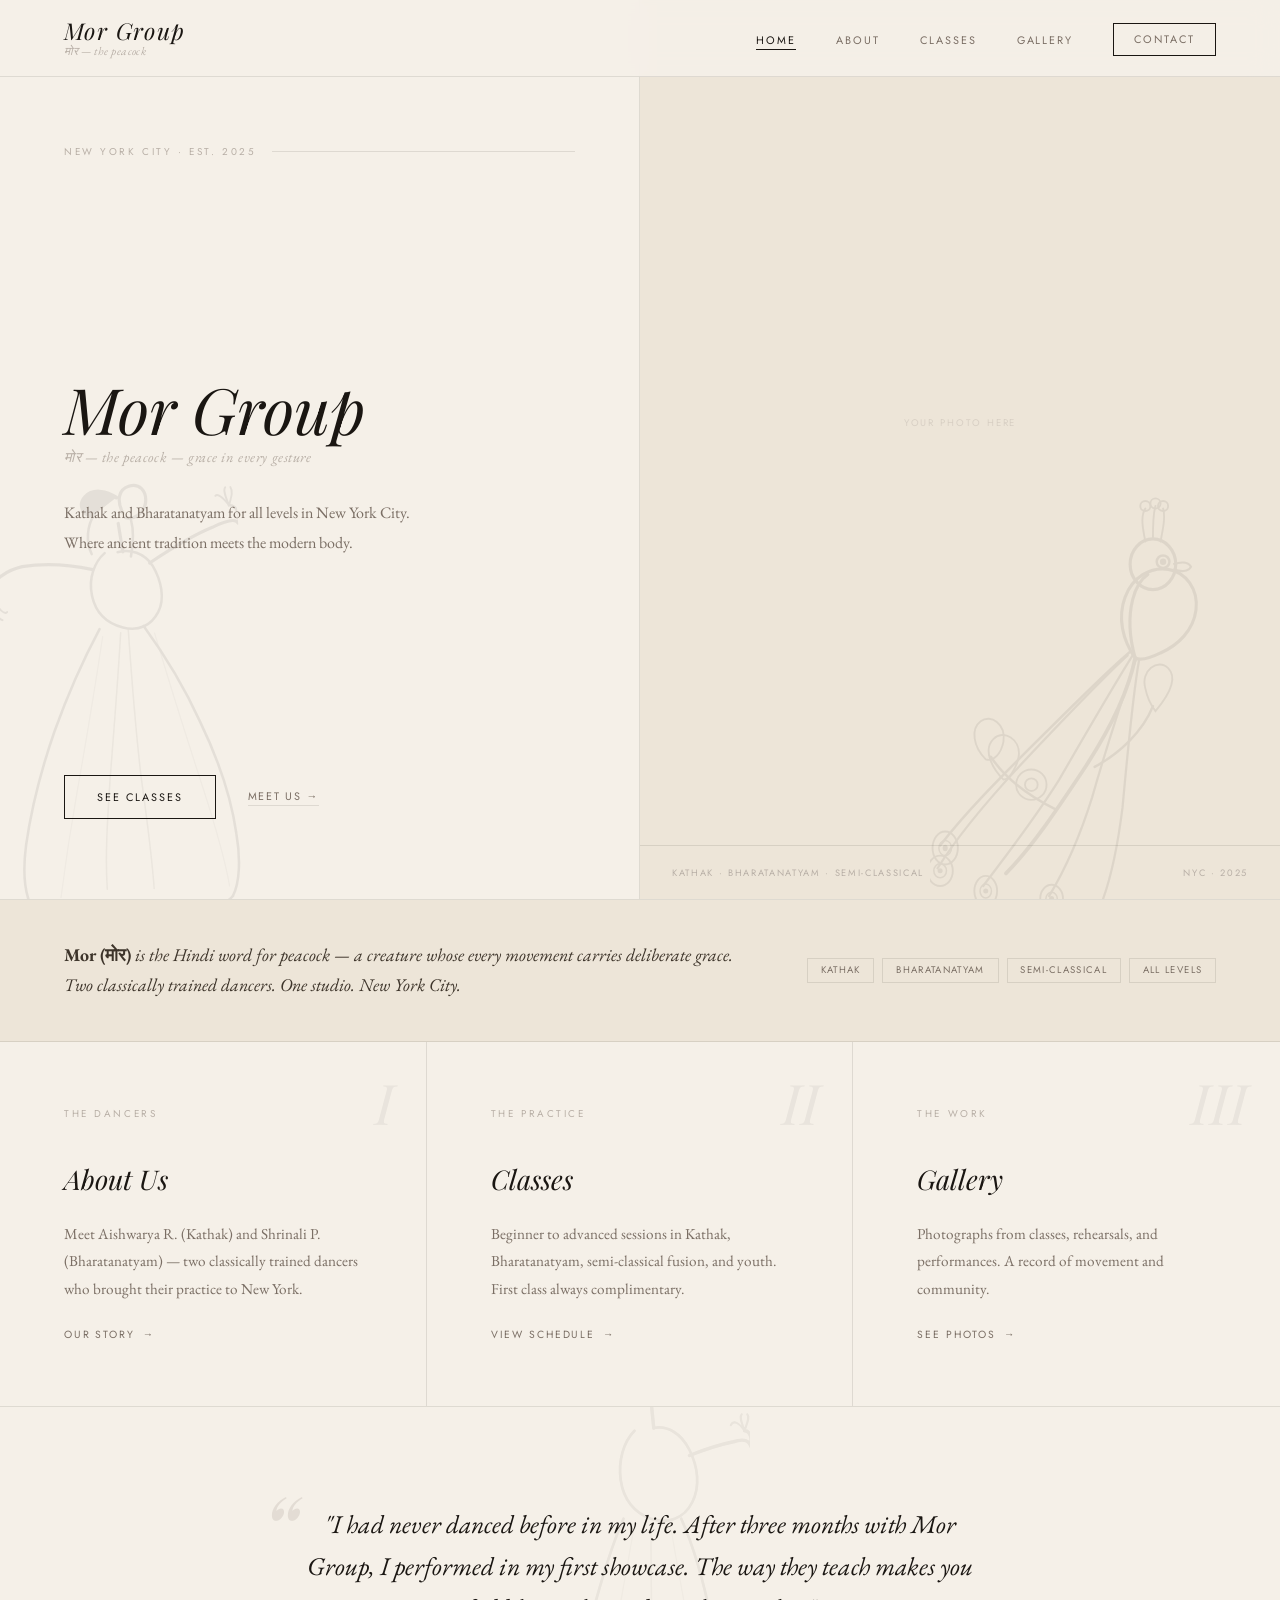
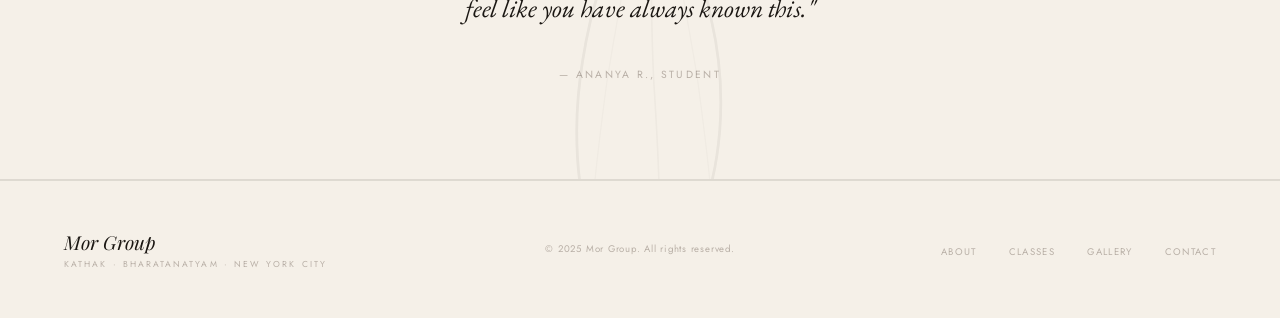
<file: index.html>
<!DOCTYPE html>
<html lang="en">
<head>
<meta charset="UTF-8"/>
<meta name="viewport" content="width=device-width, initial-scale=1.0"/>
<title>Mor Group · Kathak & Bharatanatyam · NYC</title>
<meta name="description" content="Mor Group brings Kathak and Bharatanatyam to New York City. Classical Indian dance for all levels."/>
<link rel="preconnect" href="https://fonts.googleapis.com"/>
<link rel="preconnect" href="https://fonts.gstatic.com" crossorigin/>
<link href="https://fonts.googleapis.com/css2?family=EB+Garamond:ital,wght@0,400;0,500;1,400;1,500&family=Playfair+Display:ital,wght@0,400;0,500;1,400;1,500&family=Jost:wght@300;400;500&display=swap" rel="stylesheet"/>
<link rel="stylesheet" href="css/style.css"/>
<style>
.hero {
  min-height: 100vh;
  display: grid; grid-template-columns: 1fr 1fr;
  border-bottom: 1px solid var(--rule);
}
.hero-left {
  padding: 9rem 4rem 5rem;
  display: flex; flex-direction: column; justify-content: space-between;
  border-right: 1px solid var(--rule);
  position: relative; overflow: hidden;
}
/* Dancer A motif — bottom left corner, very faint */
.hero-left-motif {
  position: absolute; bottom: -20px; left: -10px;
  width: 260px; opacity: 0.07; pointer-events: none; user-select: none;
  transform: rotate(-4deg);
}
.hero-overline {
  display: flex; align-items: center; gap: 1rem;
  font-family: 'Jost', sans-serif;
  font-size: 0.62rem; letter-spacing: 0.26em; text-transform: uppercase; color: var(--ink-faint);
}
.hero-overline::after { content: ''; flex: 1; height: 1px; background: var(--rule); }
.hero-title-block { flex: 1; display: flex; flex-direction: column; justify-content: center; padding: 3rem 0; }
.hero-title {
  font-family: 'Playfair Display', serif; font-style: italic;
  font-size: clamp(3rem, 5vw, 5.5rem); font-weight: 400; line-height: 1.0;
  color: var(--ink); margin-bottom: 0.4rem;
}
.hero-hindi {
  font-family: 'EB Garamond', serif; font-style: italic;
  font-size: 0.9rem; color: var(--ink-faint); letter-spacing: 0.04em; margin-bottom: 2rem;
}
.hero-sub {
  font-size: 1rem; color: var(--ink-muted); line-height: 1.85; max-width: 360px;
}
.hero-bottom { display: flex; align-items: center; gap: 2rem; flex-wrap: wrap; }

/* Right panel — image area with peacock motif background */
.hero-right {
  background: var(--cream-warm); display: flex; flex-direction: column;
  position: relative; overflow: hidden;
}
/* Peacock motif — background of right panel */
.hero-right-motif {
  position: absolute; bottom: 0; right: -30px;
  width: 380px; opacity: 0.07; pointer-events: none; user-select: none;
}
.hero-img-area {
  flex: 1; position: relative; overflow: hidden;
  display: flex; align-items: center; justify-content: center; min-height: 60vh;
}
.hero-img-area img { position: absolute; inset: 0; }
.hero-img-area-hint {
  font-family: 'Jost', sans-serif; font-style: normal;
  font-size: 0.6rem; letter-spacing: 0.2em; text-transform: uppercase;
  color: var(--ink-faint); opacity: 0.4; position: relative; z-index: 1;
}
.hero-img-caption {
  padding: 1.25rem 2rem; border-top: 1px solid var(--rule);
  display: flex; justify-content: space-between; align-items: center;
}
.hero-img-caption span {
  font-family: 'Jost', sans-serif;
  font-size: 0.58rem; letter-spacing: 0.18em; text-transform: uppercase; color: var(--ink-faint);
}

/* Intro strip */
.intro-strip {
  padding: 2.5rem 4rem; display: flex; align-items: center; gap: 4rem;
  border-bottom: 1px solid var(--rule); background: var(--cream-warm);
}
.intro-text {
  flex: 1; font-family: 'EB Garamond', serif; font-style: italic;
  font-size: clamp(1rem, 1.4vw, 1.2rem); color: var(--ink-mid); line-height: 1.7;
}
.intro-text strong { font-style: normal; }
.intro-pills { display: flex; gap: 0.5rem; flex-wrap: wrap; flex-shrink: 0; }
.pill {
  padding: 0.3rem 0.8rem; font-family: 'Jost', sans-serif;
  font-size: 0.6rem; letter-spacing: 0.14em; text-transform: uppercase;
  border: 1px solid var(--rule); color: var(--ink-muted); white-space: nowrap;
}

/* Three columns */
.three-col {
  display: grid; grid-template-columns: repeat(3,1fr);
  border-bottom: 1px solid var(--rule);
}
.col-card {
  padding: 4rem; border-right: 1px solid var(--rule);
  display: flex; flex-direction: column; gap: 1.5rem;
  cursor: pointer; transition: background 0.3s; position: relative; overflow: hidden;
}
.col-card:last-child { border-right: none; }
.col-card:hover { background: var(--cream-warm); }
.col-card-num {
  font-family: 'Playfair Display', serif; font-style: italic;
  font-size: 3.5rem; color: rgba(26,22,18,0.05); line-height: 1;
  position: absolute; top: 2rem; right: 2rem;
}
.col-card-title {
  font-family: 'Playfair Display', serif; font-style: italic;
  font-size: 1.7rem; color: var(--ink); margin-top: 1rem;
}
.col-card-body { font-size: 0.95rem; color: var(--ink-muted); line-height: 1.8; flex: 1; }
.col-card-link {
  font-family: 'Jost', sans-serif;
  font-size: 0.65rem; letter-spacing: 0.18em; text-transform: uppercase;
  color: var(--ink-muted); display: flex; align-items: center; gap: 0.5rem; transition: gap 0.2s, color 0.2s;
}
.col-card:hover .col-card-link { gap: 0.9rem; color: var(--ink); }

/* Quote */
.quote-section {
  padding: 6rem 4rem; text-align: center; border-bottom: 1px solid var(--rule);
  position: relative; overflow: hidden;
}
/* Dancer B motif centered behind quote */
.quote-motif {
  position: absolute; left: 50%; top: 50%; transform: translate(-50%, -50%);
  width: 220px; opacity: 0.05; pointer-events: none; user-select: none;
}
.quote-section blockquote {
  font-family: 'EB Garamond', serif; font-style: italic;
  font-size: clamp(1.3rem, 2vw, 2rem); color: var(--ink);
  line-height: 1.65; max-width: 680px; margin: 0 auto 2rem; position: relative;
}
.quote-section blockquote::before {
  content: '\201C';
  font-family: 'Playfair Display', serif;
  font-size: 6rem; color: var(--ink-faint); opacity: 0.3;
  position: absolute; top: -1.5rem; left: -2.5rem; line-height: 1;
}
.quote-section cite {
  font-family: 'Jost', sans-serif;
  font-size: 0.65rem; letter-spacing: 0.22em; text-transform: uppercase;
  color: var(--ink-faint); font-style: normal;
}

@media (max-width: 820px) {
  .hero { grid-template-columns: 1fr; }
  .hero-left { border-right: none; border-bottom: 1px solid var(--rule); padding: 7rem 1.5rem 3.5rem; min-height: auto; }
  .hero-right { min-height: 55vw; }
  .intro-strip { flex-direction: column; gap: 1.5rem; padding: 2rem 1.5rem; }
  .intro-pills { max-width: 100%; }
  .three-col { grid-template-columns: 1fr; }
  .col-card { border-right: none; border-bottom: 1px solid var(--rule); padding: 3rem 1.5rem; }
  .col-card:last-child { border-bottom: none; }
  .quote-section { padding: 4rem 1.5rem; }
}
</style>
</head>
<body>

<nav id="nav">
  <a href="index.html" class="nav-logo">
    <span class="nav-logo-main">Mor Group</span>
    <span class="nav-logo-hindi">मोर — the peacock</span>
  </a>
  <ul class="nav-links">
    <li><a href="index.html" class="active">Home</a></li>
    <li><a href="about.html">About</a></li>
    <li><a href="classes.html">Classes</a></li>
    <li><a href="gallery.html">Gallery</a></li>
    <li><a href="contact.html" class="nav-cta">Contact</a></li>
  </ul>
  <button class="hamburger" aria-label="Open menu" onclick="openMenu()"><span></span><span></span><span></span></button>
</nav>
<div class="mobile-menu" id="mobileMenu">
  <button class="mobile-close" onclick="closeMenu()">✕</button>
  <a href="about.html" onclick="closeMenu()">About</a>
  <a href="classes.html" onclick="closeMenu()">Classes</a>
  <a href="gallery.html" onclick="closeMenu()">Gallery</a>
  <a href="contact.html" onclick="closeMenu()">Contact</a>
</div>

<section class="hero">
  <div class="hero-left">
    <!-- Dancer A — arms wide, gestural, corner watermark -->
    <svg class="hero-left-motif" viewBox="0 0 200 340" fill="none" xmlns="http://www.w3.org/2000/svg" aria-hidden="true">
      <path d="M112 28 C108 18 110 10 118 8 C126 6 132 12 130 22 C128 30 120 34 114 32" stroke="#1A1612" stroke-width="2.5" fill="none" stroke-linecap="round"/>
      <path d="M108 16 C100 10 90 8 84 14 C78 20 82 30 90 28" stroke="#1A1612" stroke-width="3" fill="#1A1612" stroke-linecap="round"/>
      <path d="M90 28 C84 36 82 48 86 58" stroke="#1A1612" stroke-width="2" fill="none" stroke-linecap="round"/>
      <path d="M118 34 C120 44 118 54 116 62" stroke="#1A1612" stroke-width="2" fill="none" stroke-linecap="round"/>
      <path d="M108 36 L110 58" stroke="#1A1612" stroke-width="2.5" fill="none" stroke-linecap="round"/>
      <path d="M96 58 C88 64 82 76 84 90 C86 104 94 112 106 116 C118 120 128 116 134 106 C140 96 138 82 132 70 C126 60 116 56 106 58" stroke="#1A1612" stroke-width="2" fill="none" stroke-linecap="round"/>
      <path d="M86 70 C72 66 52 62 32 64 C20 66 10 72 6 80" stroke="#1A1612" stroke-width="2.5" fill="none" stroke-linecap="round"/>
      <path d="M6 80 C2 86 4 92 10 90" stroke="#1A1612" stroke-width="2" fill="none" stroke-linecap="round"/>
      <path d="M10 90 C6 94 4 100 8 104 M10 90 C8 96 10 102 14 104 M10 90 C12 96 16 100 18 98" stroke="#1A1612" stroke-width="1.5" fill="none" stroke-linecap="round"/>
      <path d="M130 68 C144 60 162 50 180 44 C190 40 198 38 200 42" stroke="#1A1612" stroke-width="2.5" fill="none" stroke-linecap="round"/>
      <path d="M200 42 C202 36 200 28 194 28" stroke="#1A1612" stroke-width="2" fill="none" stroke-linecap="round"/>
      <path d="M194 28 C190 22 186 18 184 20 M194 28 C192 22 190 16 192 14 M194 28 C196 22 198 18 196 14" stroke="#1A1612" stroke-width="1.5" fill="none" stroke-linecap="round"/>
      <path d="M88 116 C78 132 62 160 48 192 C36 220 26 250 20 278 C16 298 16 316 22 328" stroke="#1A1612" stroke-width="2" fill="none" stroke-linecap="round"/>
      <path d="M122 116 C132 132 148 160 160 192 C172 222 180 252 182 280 C184 300 182 318 176 328" stroke="#1A1612" stroke-width="2" fill="none" stroke-linecap="round"/>
      <path d="M22 328 C60 340 100 344 140 340 C158 338 170 334 176 328" stroke="#1A1612" stroke-width="2" fill="none" stroke-linecap="round"/>
      <path d="M104 120 C100 152 94 192 88 232 C84 262 80 290 80 316" stroke="#1A1612" stroke-width="1.2" fill="none" stroke-linecap="round" opacity="0.6"/>
      <path d="M110 118 C110 152 110 192 112 232 C114 262 116 290 116 318" stroke="#1A1612" stroke-width="1.2" fill="none" stroke-linecap="round" opacity="0.6"/>
      <path d="M90 122 C82 158 72 200 62 240 C54 272 48 300 44 320" stroke="#1A1612" stroke-width="1" fill="none" stroke-linecap="round" opacity="0.35"/>
      <path d="M130 122 C138 158 148 200 158 240 C166 272 172 300 174 320" stroke="#1A1612" stroke-width="1" fill="none" stroke-linecap="round" opacity="0.35"/>
    </svg>

    <div class="hero-overline anim d1">New York City · Est. 2025</div>
    <div class="hero-title-block">
      <h1 class="hero-title anim d2">Mor Group</h1>
      <p class="hero-hindi anim d2">मोर — the peacock — grace in every gesture</p>
      <p class="hero-sub anim d3">Kathak and Bharatanatyam for all levels in New York City. Where ancient tradition meets the modern body.</p>
    </div>
    <div class="hero-bottom anim d4">
      <a href="classes.html" class="btn-ink">See Classes</a>
      <a href="about.html" style="font-family:'Jost',sans-serif;font-size:0.68rem;letter-spacing:0.16em;text-transform:uppercase;color:var(--ink-muted);border-bottom:1px solid var(--rule);padding-bottom:1px;">Meet us →</a>
    </div>
  </div>

  <div class="hero-right">
    <!-- Peacock motif in right panel background -->
    <svg class="hero-right-motif" viewBox="0 0 300 400" fill="none" xmlns="http://www.w3.org/2000/svg" aria-hidden="true">
      <path d="M60 380 C80 360 100 330 120 300 C140 270 156 240 162 210" stroke="#1A1612" stroke-width="3" fill="none" stroke-linecap="round"/>
      <path d="M100 330 C80 320 60 306 48 288" stroke="#1A1612" stroke-width="2" fill="none" stroke-linecap="round"/>
      <path d="M130 296 C150 285 168 268 176 248" stroke="#1A1612" stroke-width="2" fill="none" stroke-linecap="round"/>
      <path d="M58 306 C48 296 42 282 50 274 C58 266 72 274 70 288 C68 298 62 306 58 306Z" stroke="#1A1612" stroke-width="1.5" fill="none"/>
      <path d="M44 290 C34 280 32 266 40 260 C48 254 60 262 58 276 C56 286 50 292 44 290Z" stroke="#1A1612" stroke-width="1.5" fill="none"/>
      <path d="M178 252 C188 240 196 226 188 218 C180 210 166 220 170 234 C172 244 178 252 178 252Z" stroke="#1A1612" stroke-width="1.5" fill="none"/>
      <circle cx="80" cy="310" r="12" stroke="#1A1612" stroke-width="1.5" fill="none"/>
      <circle cx="80" cy="310" r="5" stroke="#1A1612" stroke-width="1.5" fill="none"/>
      <path d="M162 210 C152 196 148 178 154 162 C160 146 174 138 188 140 C202 142 212 156 210 172 C208 188 196 200 182 206 C174 210 166 212 162 210Z" stroke="#1A1612" stroke-width="2.5" fill="none"/>
      <path d="M162 210 C158 196 156 180 160 164 C162 156 166 148 172 144" stroke="#1A1612" stroke-width="2.5" fill="none" stroke-linecap="round"/>
      <ellipse cx="176" cy="136" rx="18" ry="20" stroke="#1A1612" stroke-width="2.5" fill="none"/>
      <path d="M170 118 C168 108 166 98 170 92" stroke="#1A1612" stroke-width="1.5" fill="none" stroke-linecap="round"/>
      <circle cx="170" cy="90" r="4" stroke="#1A1612" stroke-width="1.5" fill="none"/>
      <path d="M176 116 C176 106 176 96 178 90" stroke="#1A1612" stroke-width="1.5" fill="none" stroke-linecap="round"/>
      <circle cx="178" cy="88" r="4" stroke="#1A1612" stroke-width="1.5" fill="none"/>
      <path d="M182 118 C184 108 186 98 184 92" stroke="#1A1612" stroke-width="1.5" fill="none" stroke-linecap="round"/>
      <circle cx="184" cy="90" r="4" stroke="#1A1612" stroke-width="1.5" fill="none"/>
      <ellipse cx="184" cy="134" rx="5" ry="5" stroke="#1A1612" stroke-width="2" fill="none"/>
      <circle cx="184" cy="134" r="2.5" fill="#1A1612"/>
      <path d="M192 136 C198 134 204 134 206 138 C204 142 198 142 192 140" stroke="#1A1612" stroke-width="1.8" fill="none"/>
      <path d="M158 205 C140 220 110 250 78 282 C54 306 28 332 8 358" stroke="#1A1612" stroke-width="2" fill="none" stroke-linecap="round"/>
      <path d="M156 208 C134 228 102 262 70 296 C46 322 22 350 6 376" stroke="#1A1612" stroke-width="1.8" fill="none" stroke-linecap="round"/>
      <path d="M160 208 C146 230 124 268 102 306 C82 338 60 366 42 390" stroke="#1A1612" stroke-width="1.8" fill="none" stroke-linecap="round"/>
      <path d="M163 210 C154 236 140 278 128 320 C118 352 106 378 94 398" stroke="#1A1612" stroke-width="1.8" fill="none" stroke-linecap="round"/>
      <path d="M165 212 C160 240 156 284 152 328 C148 360 142 386 136 402" stroke="#1A1612" stroke-width="1.8" fill="none" stroke-linecap="round"/>
      <ellipse cx="12" cy="360" rx="10" ry="13" stroke="#1A1612" stroke-width="1.5" fill="none"/>
      <ellipse cx="12" cy="360" rx="5" ry="6" stroke="#1A1612" stroke-width="1.2" fill="none"/>
      <ellipse cx="12" cy="360" rx="2" ry="2.5" fill="#1A1612"/>
      <ellipse cx="8" cy="378" rx="10" ry="12" stroke="#1A1612" stroke-width="1.5" fill="none"/>
      <ellipse cx="8" cy="378" rx="5" ry="5.5" stroke="#1A1612" stroke-width="1.2" fill="none"/>
      <ellipse cx="8" cy="378" rx="2" ry="2" fill="#1A1612"/>
      <ellipse cx="44" cy="394" rx="9" ry="12" stroke="#1A1612" stroke-width="1.5" fill="none"/>
      <ellipse cx="44" cy="394" rx="4.5" ry="5.5" stroke="#1A1612" stroke-width="1.2" fill="none"/>
      <circle cx="44" cy="394" r="2" fill="#1A1612"/>
      <ellipse cx="96" cy="400" rx="9" ry="11" stroke="#1A1612" stroke-width="1.5" fill="none"/>
      <ellipse cx="96" cy="400" rx="4.5" ry="5" stroke="#1A1612" stroke-width="1.2" fill="none"/>
      <circle cx="96" cy="400" r="2" fill="#1A1612"/>
    </svg>

    <div class="hero-img-area">
      <!-- ADD PHOTO: <img src="images/hero.jpg" alt="Kathak dancer" /> -->
      <span class="hero-img-area-hint">Your photo here</span>
    </div>
    <div class="hero-img-caption">
      <span>Kathak · Bharatanatyam · Semi-Classical</span>
      <span>NYC · 2025</span>
    </div>
  </div>
</section>

<div class="intro-strip anim">
  <p class="intro-text"><strong>Mor (मोर)</strong> is the Hindi word for peacock — a creature whose every movement carries deliberate grace. Two classically trained dancers. One studio. New York City.</p>
  <div class="intro-pills">
    <span class="pill">Kathak</span>
    <span class="pill">Bharatanatyam</span>
    <span class="pill">Semi-Classical</span>
    <span class="pill">All Levels</span>
  </div>
</div>

<div class="three-col">
  <a href="about.html" class="col-card anim d1">
    <div class="col-card-num">I</div>
    <div class="label">The Dancers</div>
    <div class="col-card-title">About Us</div>
    <p class="col-card-body">Meet Aishwarya R. (Kathak) and Shrinali P. (Bharatanatyam) — two classically trained dancers who brought their practice to New York.</p>
    <div class="col-card-link">Our story <span>→</span></div>
  </a>
  <a href="classes.html" class="col-card anim d2">
    <div class="col-card-num">II</div>
    <div class="label">The Practice</div>
    <div class="col-card-title">Classes</div>
    <p class="col-card-body">Beginner to advanced sessions in Kathak, Bharatanatyam, semi-classical fusion, and youth. First class always complimentary.</p>
    <div class="col-card-link">View schedule <span>→</span></div>
  </a>
  <a href="gallery.html" class="col-card anim d3">
    <div class="col-card-num">III</div>
    <div class="label">The Work</div>
    <div class="col-card-title">Gallery</div>
    <p class="col-card-body">Photographs from classes, rehearsals, and performances. A record of movement and community.</p>
    <div class="col-card-link">See photos <span>→</span></div>
  </a>
</div>

<div class="quote-section anim">
  <!-- Dancer B motif centered -->
  <svg class="quote-motif" viewBox="0 0 160 360" fill="none" xmlns="http://www.w3.org/2000/svg" aria-hidden="true">
    <path d="M86 32 C82 20 84 10 90 6 C96 2 104 6 106 16 C108 26 104 36 96 38 C90 40 84 38 82 34" stroke="#1A1612" stroke-width="2.5" fill="none" stroke-linecap="round"/>
    <path d="M80 20 C72 14 68 6 72 0" stroke="#1A1612" stroke-width="4" fill="none" stroke-linecap="round"/>
    <path d="M72 0 C76 -4 82 -2 84 4" stroke="#1A1612" stroke-width="3.5" fill="none" stroke-linecap="round"/>
    <path d="M84 4 C88 -2 96 -4 100 2 C104 8 102 18 96 22" stroke="#1A1612" stroke-width="3" fill="none" stroke-linecap="round"/>
    <path d="M88 40 C84 32 78 22 70 14 C64 8 58 6 56 10 C52 14 52 20 58 20" stroke="#1A1612" stroke-width="2.5" fill="none" stroke-linecap="round"/>
    <path d="M58 20 C54 14 52 8 54 4 M58 20 C56 14 56 8 60 6 M58 20 C60 14 62 8 64 10" stroke="#1A1612" stroke-width="1.5" fill="none" stroke-linecap="round"/>
    <path d="M88 40 L90 60" stroke="#1A1612" stroke-width="2.5" fill="none" stroke-linecap="round"/>
    <path d="M76 62 C68 70 64 84 66 98 C68 112 76 122 88 126 C100 130 112 126 118 114 C124 102 122 88 116 76 C110 64 100 58 90 60" stroke="#1A1612" stroke-width="2" fill="none" stroke-linecap="round"/>
    <path d="M116 80 C126 76 138 72 148 70 C154 68 158 68 160 72 C162 68 160 62 156 62" stroke="#1A1612" stroke-width="2.5" fill="none" stroke-linecap="round"/>
    <path d="M156 62 C152 56 148 54 146 58 M156 62 C154 56 152 52 154 50 M156 62 C158 56 160 52 158 50" stroke="#1A1612" stroke-width="1.5" fill="none" stroke-linecap="round"/>
    <path d="M68 126 C60 144 52 170 44 200 C38 226 34 254 34 280 C34 304 36 322 40 336" stroke="#1A1612" stroke-width="2" fill="none" stroke-linecap="round"/>
    <path d="M110 126 C118 144 126 170 132 200 C138 226 140 254 138 280 C136 304 132 322 126 336" stroke="#1A1612" stroke-width="2" fill="none" stroke-linecap="round"/>
    <path d="M40 336 C66 348 96 352 126 348 C134 346 140 342 142 336" stroke="#1A1612" stroke-width="2" fill="none" stroke-linecap="round"/>
    <path d="M88 130 C88 164 88 204 90 244 C92 276 94 306 94 334" stroke="#1A1612" stroke-width="1.2" fill="none" stroke-linecap="round" opacity="0.55"/>
    <path d="M76 130 C70 166 62 206 56 244 C52 274 48 304 46 330" stroke="#1A1612" stroke-width="1" fill="none" stroke-linecap="round" opacity="0.4"/>
    <path d="M102 130 C108 166 116 206 122 244 C126 274 130 304 132 330" stroke="#1A1612" stroke-width="1" fill="none" stroke-linecap="round" opacity="0.4"/>
  </svg>
  <blockquote>"I had never danced before in my life. After three months with Mor Group, I performed in my first showcase. The way they teach makes you feel like you have always known this."</blockquote>
  <cite>— Ananya R., student</cite>
</div>

<footer>
  <div class="footer-logo">Mor Group<span>Kathak · Bharatanatyam · New York City</span></div>
  <div class="footer-copy">© 2025 Mor Group. All rights reserved.</div>
  <ul class="footer-links">
    <li><a href="about.html">About</a></li>
    <li><a href="classes.html">Classes</a></li>
    <li><a href="gallery.html">Gallery</a></li>
    <li><a href="contact.html">Contact</a></li>
  </ul>
</footer>

<script>
const nav=document.getElementById('nav');
window.addEventListener('scroll',()=>nav.classList.toggle('scrolled',window.scrollY>40));
function openMenu(){document.getElementById('mobileMenu').classList.add('open');}
function closeMenu(){document.getElementById('mobileMenu').classList.remove('open');}
const anims=document.querySelectorAll('.anim');
const obs=new IntersectionObserver(entries=>{entries.forEach(e=>{if(e.isIntersecting){e.target.classList.add('visible');obs.unobserve(e.target);}});},{threshold:0.08});
anims.forEach(el=>obs.observe(el));
</script>
</body>
</html>
</file>
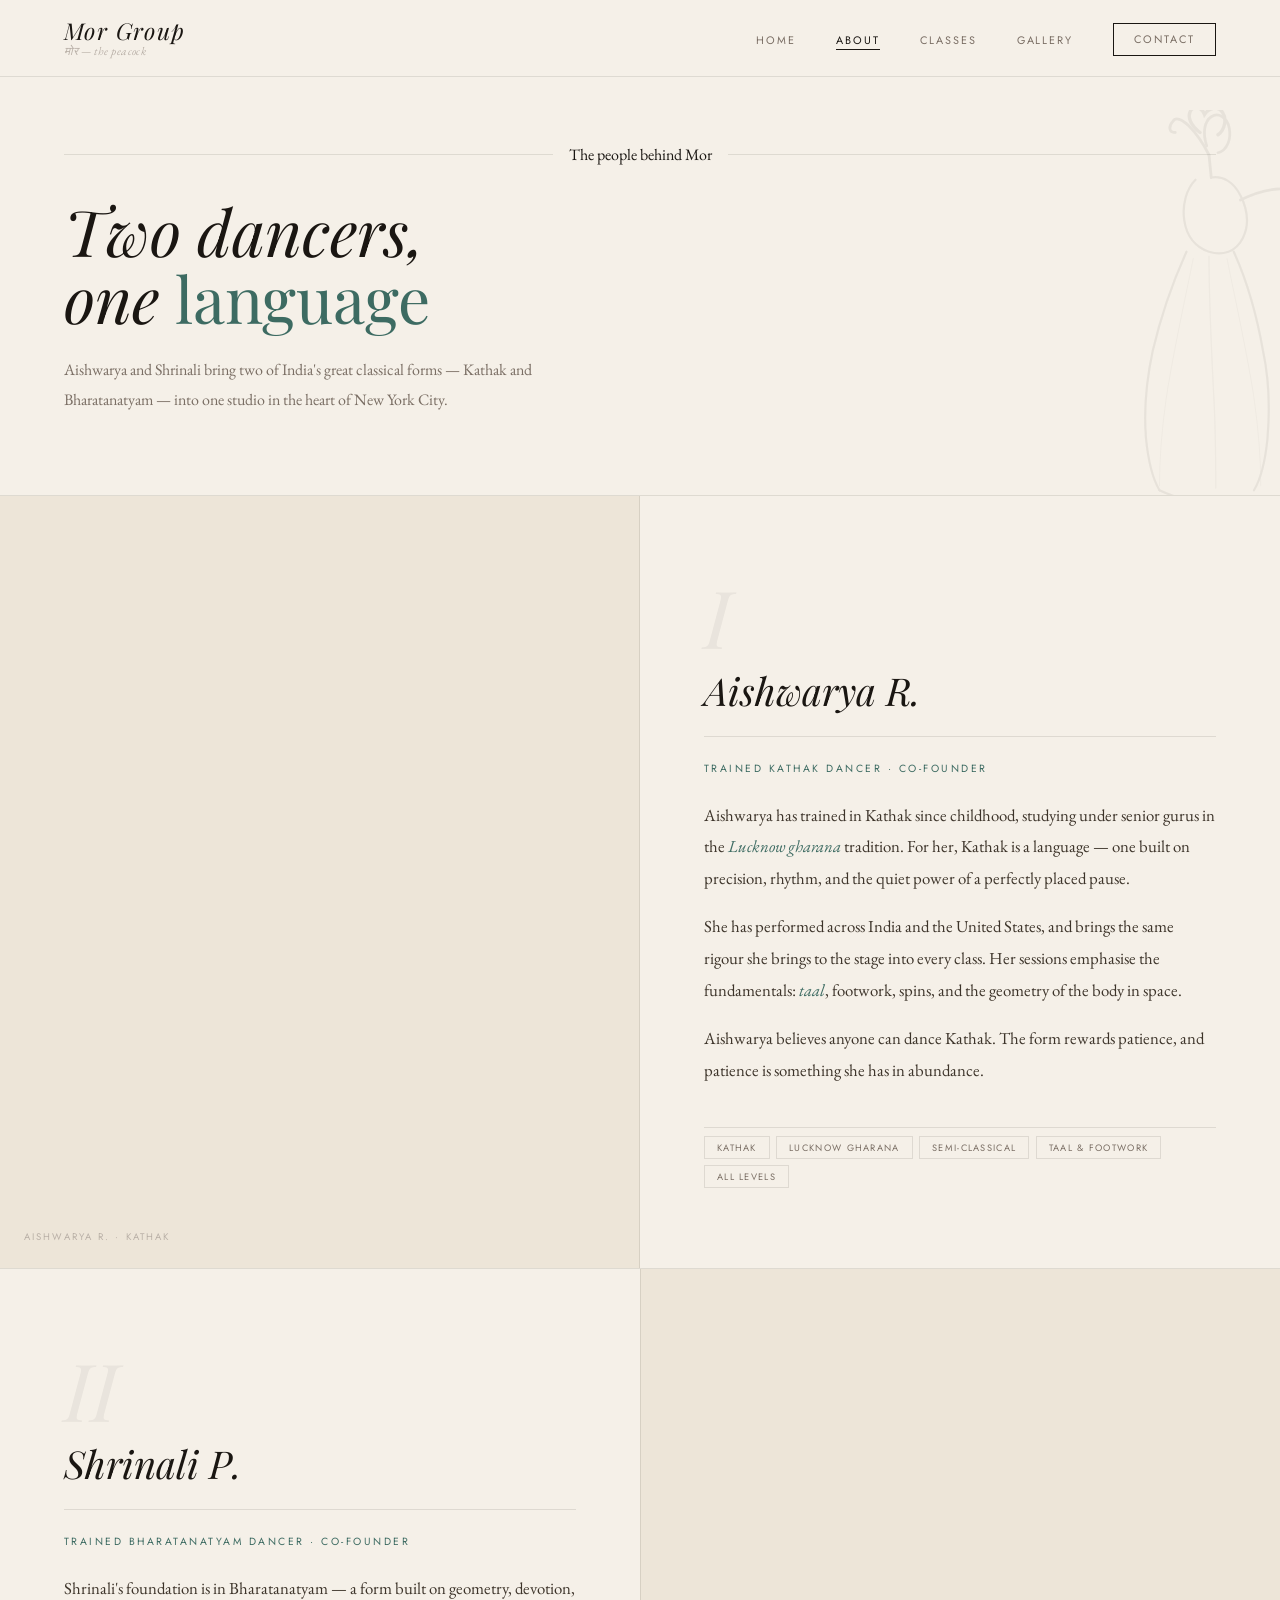
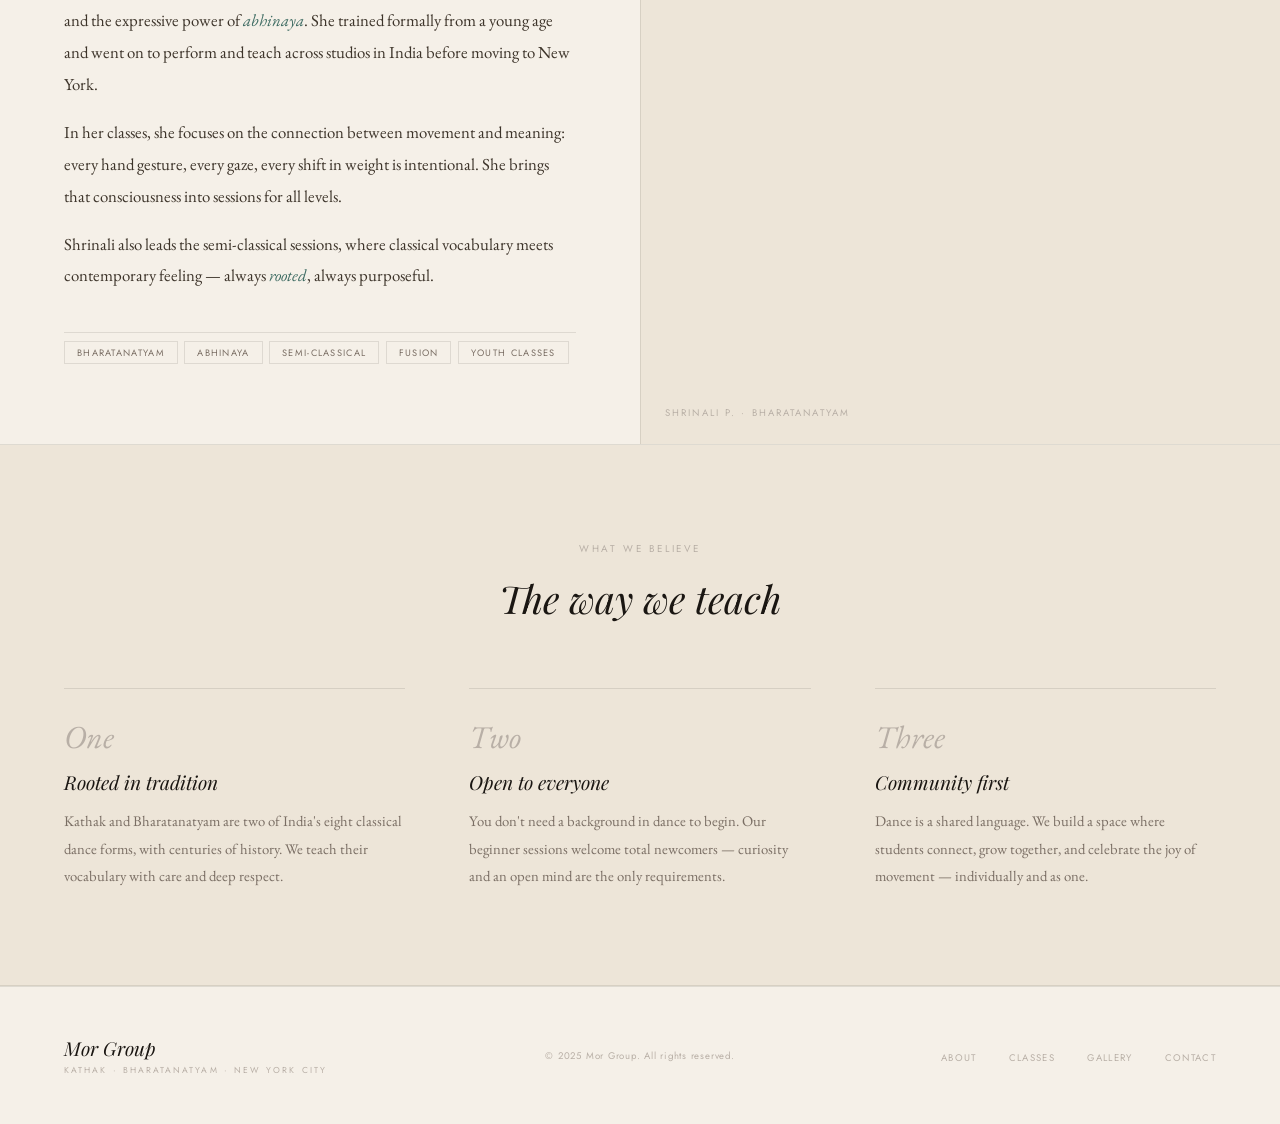
<file: about.html>
<!DOCTYPE html>
<html lang="en">
<head>
<meta charset="UTF-8" />
<meta name="viewport" content="width=device-width, initial-scale=1.0" />
<title>About · Mor Group</title>
<link rel="preconnect" href="https://fonts.googleapis.com" />
<link rel="preconnect" href="https://fonts.gstatic.com" crossorigin />
<link href="https://fonts.googleapis.com/css2?family=EB+Garamond:ital,wght@0,400;0,500;1,400;1,500&family=Playfair+Display:ital,wght@0,400;0,500;1,400;1,500&family=Jost:wght@300;400;500&display=swap" rel="stylesheet" />
<link rel="stylesheet" href="css/style.css" />
<style>

.about-body { padding: 0; }

/* Each instructor gets a full-width two-column section */
.instructor-section {
  display: grid; grid-template-columns: 1fr 1fr;
  border-bottom: 1px solid var(--rule); min-height: 70vh;
}
.instructor-section.flip { direction: rtl; }
.instructor-section.flip > * { direction: ltr; }

.instructor-photo {
  position: relative; overflow: hidden;
  display: flex; align-items: center; justify-content: center;
  background: var(--cream-warm); border-right: 1px solid var(--rule);
  min-height: 500px;
}
.instructor-section.flip .instructor-photo { border-right: none; border-left: 1px solid var(--rule); }
.instructor-photo img { position: absolute; inset: 0; }
.instructor-svg {
  width: 55%; max-width: 220px; opacity: 0.15;
}
.instructor-photo-label {
  position: absolute; bottom: 1.5rem; left: 1.5rem;
  font-family: 'Jost', sans-serif;
  font-size: 0.6rem; letter-spacing: 0.22em; text-transform: uppercase; color: var(--ink-faint);
}

.instructor-text {
  padding: 5rem 4rem; display: flex; flex-direction: column; justify-content: center; gap: 1.5rem;
}
.instructor-index {
  font-family: 'Playfair Display', serif; font-style: italic;
  font-size: 5rem; color: rgba(26,22,18,0.05); line-height: 1;
  margin-bottom: -1rem;
}
.instructor-name {
  font-family: 'Playfair Display', serif; font-style: italic;
  font-size: clamp(2rem, 3vw, 3rem); font-weight: 400; color: var(--ink);
  border-bottom: 1px solid var(--rule); padding-bottom: 1.25rem;
}
.instructor-role {
  font-family: 'Jost', sans-serif;
  font-size: 0.65rem; letter-spacing: 0.24em; text-transform: uppercase; color: var(--teal);
}
.instructor-bio p {
  font-family: 'EB Garamond', serif;
  font-size: 1.05rem; color: var(--ink-mid); line-height: 1.9; margin-bottom: 1rem;
}
.instructor-bio p em { color: var(--teal); }
.instructor-tags {
  display: flex; flex-wrap: wrap; gap: 0.4rem; padding-top: 0.5rem; border-top: 1px solid var(--rule);
}
.itag {
  padding: 0.25rem 0.75rem; border: 1px solid var(--rule);
  font-family: 'Jost', sans-serif;
  font-size: 0.58rem; letter-spacing: 0.14em; text-transform: uppercase; color: var(--ink-muted);
}

/* Philosophy */
.philosophy { padding: 6rem 4rem; border-bottom: 1px solid var(--rule); background: var(--cream-warm); }
.philosophy-header { margin-bottom: 4rem; text-align: center; }
.philosophy-title {
  font-family: 'Playfair Display', serif; font-style: italic;
  font-size: clamp(1.8rem, 3vw, 2.8rem); font-weight: 400; color: var(--ink);
}
.philosophy-grid { display: grid; grid-template-columns: repeat(3,1fr); gap: 4rem; }
.phil-item { border-top: 1px solid var(--rule); padding-top: 2rem; }
.phil-num {
  font-family: 'EB Garamond', serif; font-style: italic;
  font-size: 2rem; color: var(--ink-faint); line-height: 1; margin-bottom: 1rem;
}
.phil-title {
  font-family: 'Playfair Display', serif; font-style: italic;
  font-size: 1.2rem; color: var(--ink); margin-bottom: 0.75rem;
}
.phil-body { font-size: 0.92rem; color: var(--ink-muted); line-height: 1.85; }

@media (max-width: 820px) {
  .instructor-section { grid-template-columns: 1fr; direction: ltr; }
  .instructor-section.flip { direction: ltr; }
  .instructor-section.flip .instructor-photo { border-left: none; border-bottom: 1px solid var(--rule); }
  .instructor-photo { min-height: 55vw; border-right: none; border-bottom: 1px solid var(--rule); }
  .instructor-text { padding: 3rem 1.5rem; }
  .philosophy { padding: 4rem 1.5rem; }
  .philosophy-grid { grid-template-columns: 1fr; gap: 2.5rem; }
}
</style>
</head>
<body>

<nav id="nav">
  <a href="index.html" class="nav-logo">
    <span class="nav-logo-main">Mor Group</span>
    <span class="nav-logo-hindi">मोर — the peacock</span>
  </a>
  <ul class="nav-links">
    <li><a href="index.html">Home</a></li>
    <li><a href="about.html" class="active">About</a></li>
    <li><a href="classes.html">Classes</a></li>
    <li><a href="gallery.html">Gallery</a></li>
    <li><a href="contact.html" class="nav-cta">Contact</a></li>
  </ul>
  <button class="hamburger" aria-label="Open menu" onclick="openMenu()">
    <span></span><span></span><span></span>
  </button>
</nav>

<div class="mobile-menu" id="mobileMenu">
  <button class="mobile-close" onclick="closeMenu()">✕</button>
  <a href="index.html"   onclick="closeMenu()">Home</a>
  <a href="about.html"   onclick="closeMenu()">About</a>
  <a href="classes.html" onclick="closeMenu()">Classes</a>
  <a href="gallery.html" onclick="closeMenu()">Gallery</a>
  <a href="contact.html" onclick="closeMenu()">Contact</a>
</div>

<div class="page-header">
  <!-- Dancer B motif — subtle background -->
  <svg style="position:absolute;bottom:-20px;right:-10px;width:180px;opacity:0.06;pointer-events:none;user-select:none;" viewBox="0 0 160 360" fill="none" xmlns="http://www.w3.org/2000/svg" aria-hidden="true">
    <path d="M86 32 C82 20 84 10 90 6 C96 2 104 6 106 16 C108 26 104 36 96 38" stroke="#1A1612" stroke-width="2.5" fill="none" stroke-linecap="round"/>
    <path d="M80 20 C72 14 68 6 72 0 C76 -4 82 -2 84 4 C88 -2 96 -4 100 2 C104 8 102 18 96 22" stroke="#1A1612" stroke-width="3" fill="none" stroke-linecap="round"/>
    <path d="M88 40 C84 32 78 22 70 14 C64 8 58 6 56 10 C52 14 52 20 58 20" stroke="#1A1612" stroke-width="2.5" fill="none" stroke-linecap="round"/>
    <path d="M88 40 L90 60" stroke="#1A1612" stroke-width="2.5" fill="none" stroke-linecap="round"/>
    <path d="M76 62 C68 70 64 84 66 98 C68 112 76 122 88 126 C100 130 112 126 118 114 C124 102 122 88 116 76 C110 64 100 58 90 60" stroke="#1A1612" stroke-width="2" fill="none" stroke-linecap="round"/>
    <path d="M116 80 C128 74 142 70 154 70 C160 70 162 74 160 78" stroke="#1A1612" stroke-width="2.5" fill="none" stroke-linecap="round"/>
    <path d="M68 126 C58 148 46 180 38 214 C32 242 30 268 32 292 C34 312 38 328 44 338" stroke="#1A1612" stroke-width="2" fill="none" stroke-linecap="round"/>
    <path d="M110 126 C120 148 130 180 136 214 C142 242 142 268 140 292 C138 312 134 328 128 338" stroke="#1A1612" stroke-width="2" fill="none" stroke-linecap="round"/>
    <path d="M44 338 C70 350 100 354 128 350" stroke="#1A1612" stroke-width="2" fill="none" stroke-linecap="round"/>
    <path d="M88 130 C88 168 90 210 92 250 C94 282 94 310 94 336" stroke="#1A1612" stroke-width="1.2" fill="none" stroke-linecap="round" opacity="0.5"/>
    <path d="M74 132 C66 172 56 216 50 256 C46 284 44 310 44 334" stroke="#1A1612" stroke-width="1" fill="none" stroke-linecap="round" opacity="0.38"/>
    <path d="M104 132 C112 172 122 216 128 256 C132 284 134 310 134 334" stroke="#1A1612" stroke-width="1" fill="none" stroke-linecap="round" opacity="0.38"/>
  </svg>
  <div class="page-header-rule">
    <span class="page-header-eyebrow">The people behind Mor</span>
  </div>
  <h1>Two dancers,<br>one <em>language</em></h1>
  <p class="page-header-sub">
    Aishwarya and Shrinali bring two of India's great classical forms — Kathak and Bharatanatyam —
    into one studio in the heart of New York City.
  </p>
</div>

<div class="about-body">

  <!-- Aishwarya -->
  <div class="instructor-section">
    <div class="instructor-photo anim">
      <!-- ADD PHOTO: <img src="images/aishwarya.jpg" alt="Aishwarya R." /> -->
      <!-- ADD PHOTO: <img src="images/aishwarya.jpg" alt="Aishwarya R." /> -->
      <span class="instructor-photo-label">Aishwarya R. · Kathak</span>
    </div>
    <div class="instructor-text">
      <div class="instructor-index anim">I</div>
      <div class="instructor-name anim d1">Aishwarya R.</div>
      <div class="instructor-role anim d1">Trained Kathak Dancer · Co-founder</div>
      <div class="instructor-bio anim d2">
        <p>Aishwarya has trained in Kathak since childhood, studying under senior gurus in the <em>Lucknow gharana</em> tradition. For her, Kathak is a language — one built on precision, rhythm, and the quiet power of a perfectly placed pause.</p>
        <p>She has performed across India and the United States, and brings the same rigour she brings to the stage into every class. Her sessions emphasise the fundamentals: <em>taal</em>, footwork, spins, and the geometry of the body in space.</p>
        <p>Aishwarya believes anyone can dance Kathak. The form rewards patience, and patience is something she has in abundance.</p>
      </div>
      <div class="instructor-tags anim d3">
        <span class="itag">Kathak</span>
        <span class="itag">Lucknow Gharana</span>
        <span class="itag">Semi-Classical</span>
        <span class="itag">Taal & Footwork</span>
        <span class="itag">All Levels</span>
      </div>
    </div>
  </div>

  <!-- Shrinali -->
  <div class="instructor-section flip">
    <div class="instructor-photo anim">
      <!-- ADD PHOTO: <img src="images/shrinali.jpg" alt="Shrinali P." /> -->
      <!-- ADD PHOTO: <img src="images/aishwarya.jpg" alt="Aishwarya R." /> -->
      <span class="instructor-photo-label">Shrinali P. · Bharatanatyam</span>
    </div>
    <div class="instructor-text">
      <div class="instructor-index anim">II</div>
      <div class="instructor-name anim d1">Shrinali P.</div>
      <div class="instructor-role anim d1">Trained Bharatanatyam Dancer · Co-founder</div>
      <div class="instructor-bio anim d2">
        <p>Shrinali's foundation is in Bharatanatyam — a form built on geometry, devotion, and the expressive power of <em>abhinaya</em>. She trained formally from a young age and went on to perform and teach across studios in India before moving to New York.</p>
        <p>In her classes, she focuses on the connection between movement and meaning: every hand gesture, every gaze, every shift in weight is intentional. She brings that consciousness into sessions for all levels.</p>
        <p>Shrinali also leads the semi-classical sessions, where classical vocabulary meets contemporary feeling — always <em>rooted</em>, always purposeful.</p>
      </div>
      <div class="instructor-tags anim d3">
        <span class="itag">Bharatanatyam</span>
        <span class="itag">Abhinaya</span>
        <span class="itag">Semi-Classical</span>
        <span class="itag">Fusion</span>
        <span class="itag">Youth Classes</span>
      </div>
    </div>
  </div>

</div>

<!-- Philosophy -->
<div class="philosophy anim">
  <div class="philosophy-header">
    <div class="label" style="margin-bottom:1rem;">What we believe</div>
    <div class="philosophy-title">The way we teach</div>
  </div>
  <div class="philosophy-grid">
    <div class="phil-item anim d1">
      <div class="phil-num">One</div>
      <div class="phil-title">Rooted in tradition</div>
      <p class="phil-body">Kathak and Bharatanatyam are two of India's eight classical dance forms, with centuries of history. We teach their vocabulary with care and deep respect.</p>
    </div>
    <div class="phil-item anim d2">
      <div class="phil-num">Two</div>
      <div class="phil-title">Open to everyone</div>
      <p class="phil-body">You don't need a background in dance to begin. Our beginner sessions welcome total newcomers — curiosity and an open mind are the only requirements.</p>
    </div>
    <div class="phil-item anim d3">
      <div class="phil-num">Three</div>
      <div class="phil-title">Community first</div>
      <p class="phil-body">Dance is a shared language. We build a space where students connect, grow together, and celebrate the joy of movement — individually and as one.</p>
    </div>
  </div>
</div>

<footer>
  <div class="footer-logo">
    Mor Group
    <span>Kathak · Bharatanatyam · New York City</span>
  </div>
  <div class="footer-copy">© 2025 Mor Group. All rights reserved.</div>
  <ul class="footer-links">
    <li><a href="about.html">About</a></li>
    <li><a href="classes.html">Classes</a></li>
    <li><a href="gallery.html">Gallery</a></li>
    <li><a href="contact.html">Contact</a></li>
  </ul>
</footer>

<script>
const nav = document.getElementById('nav');
window.addEventListener('scroll', () => nav.classList.toggle('scrolled', window.scrollY > 40));
function openMenu()  { document.getElementById('mobileMenu').classList.add('open'); }
function closeMenu() { document.getElementById('mobileMenu').classList.remove('open'); }
const anims = document.querySelectorAll('.anim');
const obs = new IntersectionObserver(entries => {
  entries.forEach(e => { if (e.isIntersecting) { e.target.classList.add('visible'); obs.unobserve(e.target); }});
}, { threshold: 0.08 });
anims.forEach(el => obs.observe(el));
</script>
</body>
</html>
</file>
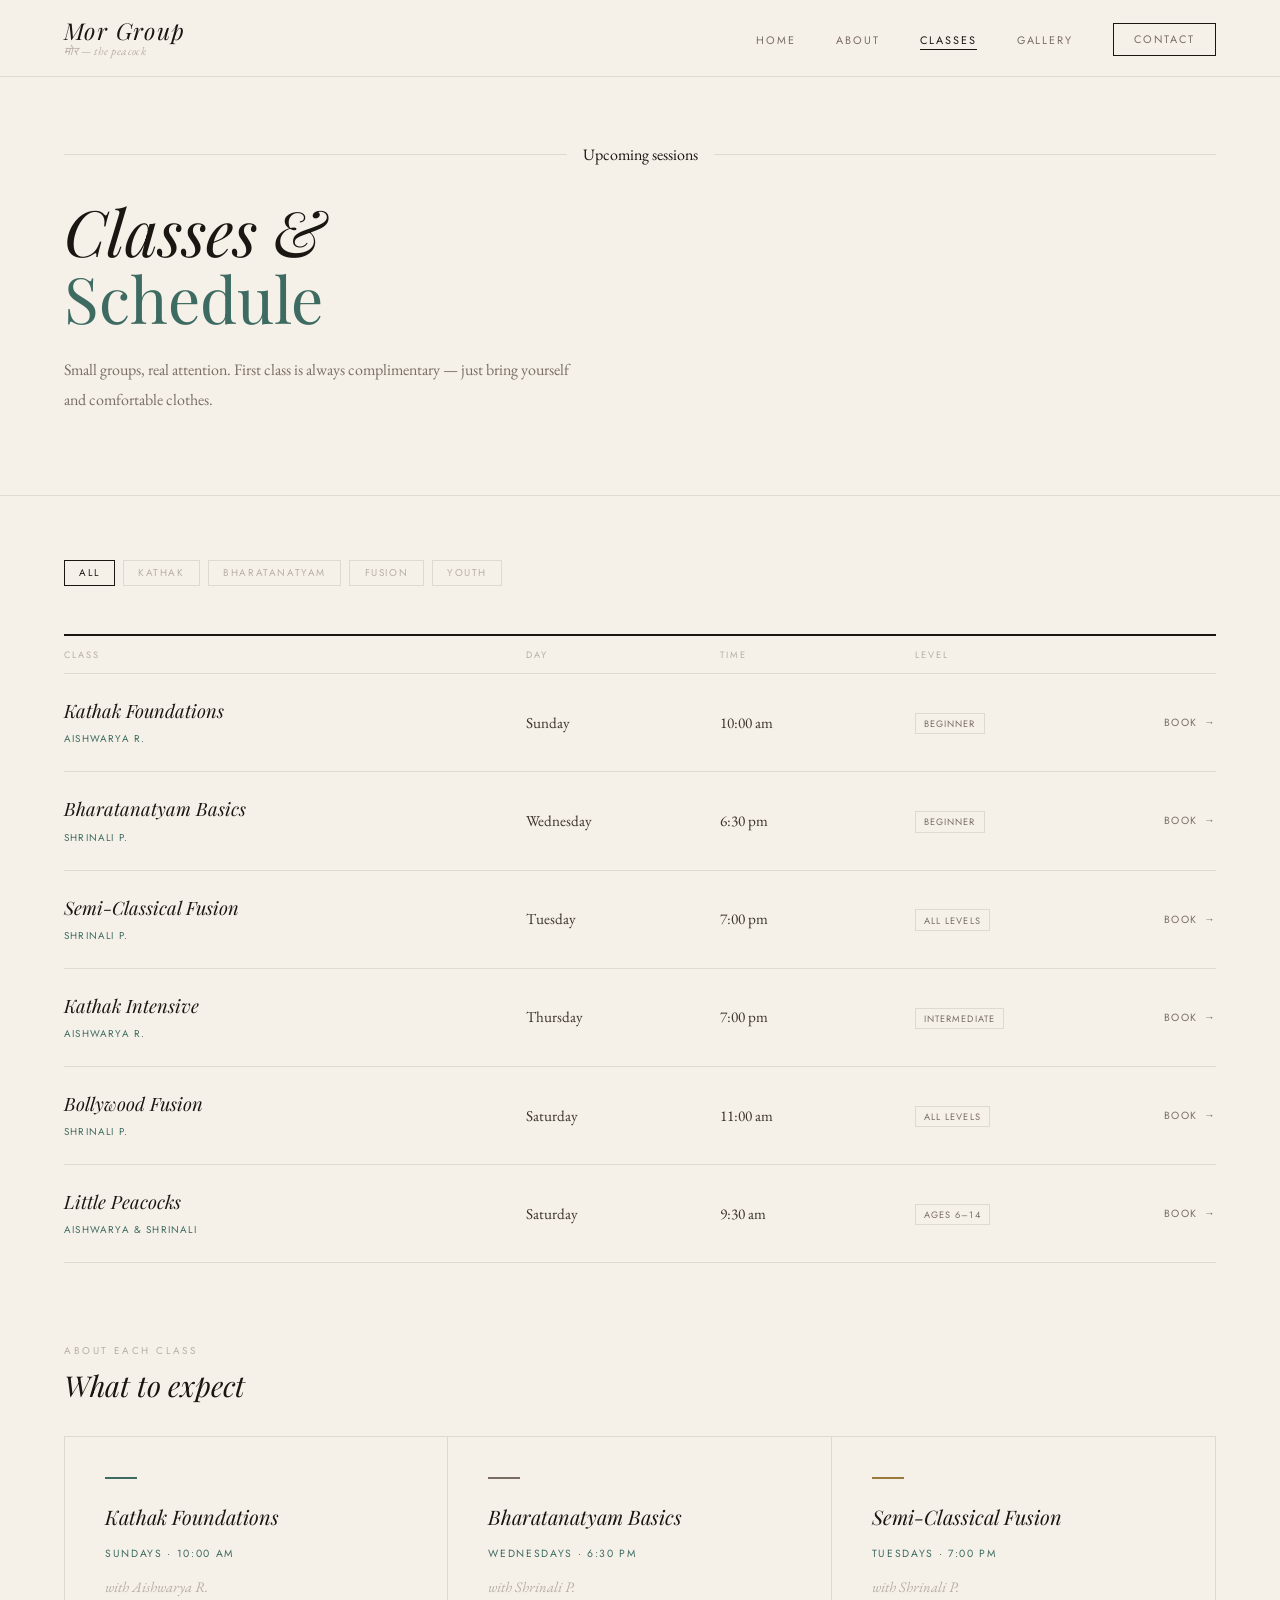
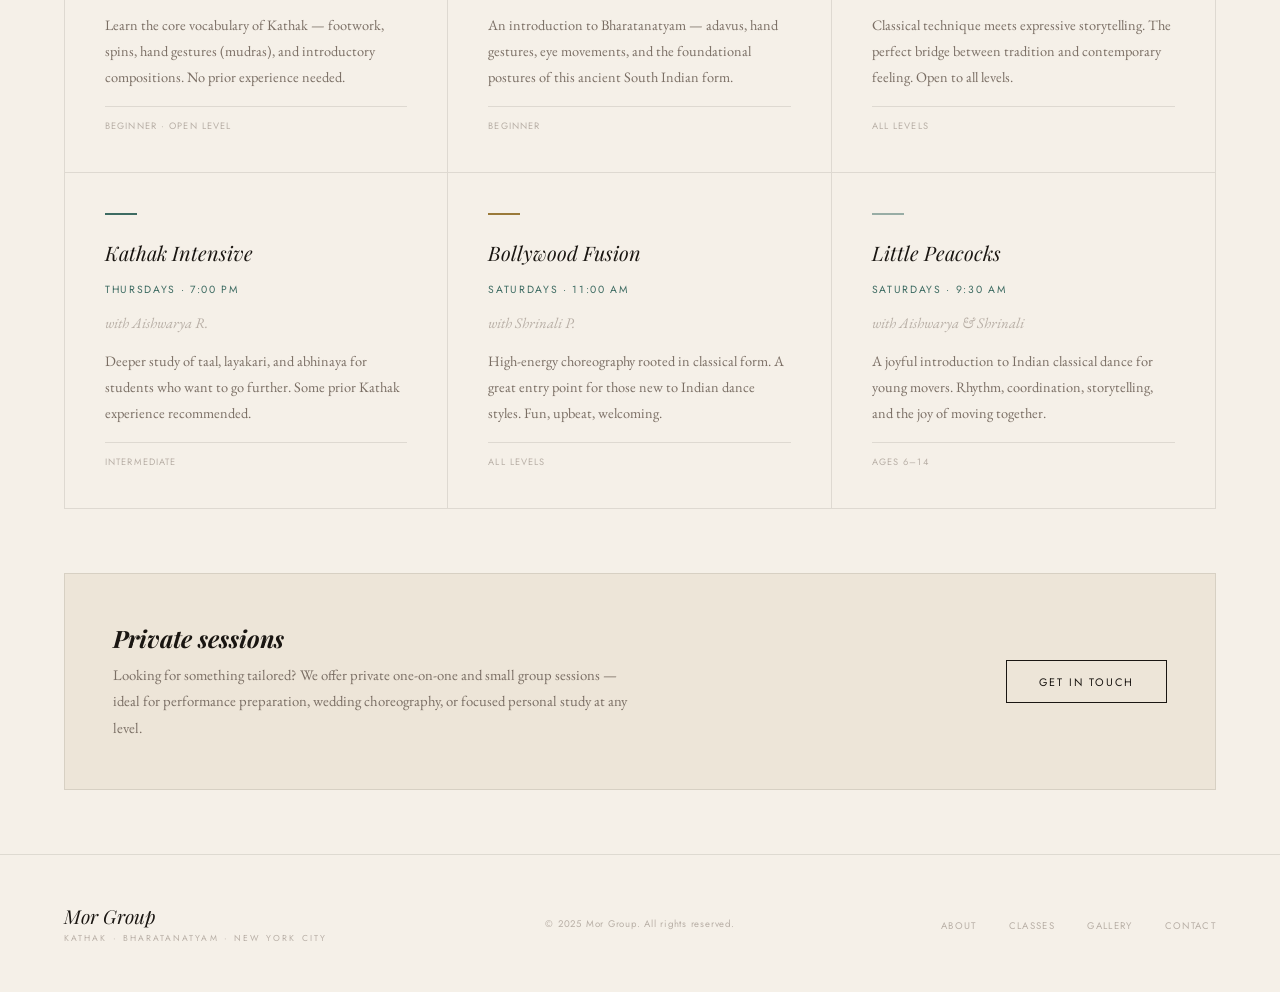
<file: classes.html>
<!DOCTYPE html>
<html lang="en">
<head>
<meta charset="UTF-8" />
<meta name="viewport" content="width=device-width, initial-scale=1.0" />
<title>Classes · Mor Group</title>
<link rel="preconnect" href="https://fonts.googleapis.com" />
<link rel="preconnect" href="https://fonts.gstatic.com" crossorigin />
<link href="https://fonts.googleapis.com/css2?family=EB+Garamond:ital,wght@0,400;0,500;1,400;1,500&family=Playfair+Display:ital,wght@0,400;0,500;1,400;1,500&family=Jost:wght@300;400;500&display=swap" rel="stylesheet" />
<link rel="stylesheet" href="css/style.css" />
<style>

.classes-body { padding: 4rem; }

/* Filter */
.filter-bar { display: flex; align-items: center; gap: 0.5rem; margin-bottom: 3rem; flex-wrap: wrap; }
.filter-btn {
  padding: 0.3rem 0.9rem; border: 1px solid var(--rule);
  font-family: 'Jost', sans-serif;
  font-size: 0.62rem; letter-spacing: 0.16em; text-transform: uppercase;
  color: var(--ink-faint); background: none; cursor: pointer; transition: all 0.2s;
}
.filter-btn:hover, .filter-btn.active { border-color: var(--ink); color: var(--ink); }

/* Schedule — editorial table style */
.schedule { border-top: 2px solid var(--ink); margin-bottom: 5rem; }
.schedule-header {
  display: grid; grid-template-columns: 2.5fr 1fr 1fr 1fr 0.6fr;
  padding: 0.75rem 0; border-bottom: 1px solid var(--rule); gap: 1rem;
}
.schedule-header span {
  font-family: 'Jost', sans-serif;
  font-size: 0.58rem; letter-spacing: 0.22em; text-transform: uppercase; color: var(--ink-faint);
}
.schedule-row {
  display: grid; grid-template-columns: 2.5fr 1fr 1fr 1fr 0.6fr;
  padding: 1.5rem 0; border-bottom: 1px solid var(--rule);
  gap: 1rem; align-items: center; cursor: pointer; transition: background 0.2s;
}
.schedule-row:hover { background: var(--cream-warm); padding-left: 0.5rem; padding-right: 0.5rem; }
.row-name {
  font-family: 'Playfair Display', serif; font-style: italic;
  font-size: 1.15rem; color: var(--ink); display: block; margin-bottom: 0.2rem;
}
.row-instructor {
  font-family: 'Jost', sans-serif;
  font-size: 0.62rem; letter-spacing: 0.12em; text-transform: uppercase; color: var(--teal);
}
.row-day, .row-time {
  font-family: 'EB Garamond', serif; font-size: 0.95rem; color: var(--ink-mid);
}
.row-level {
  font-family: 'Jost', sans-serif;
  font-size: 0.58rem; letter-spacing: 0.12em; text-transform: uppercase;
  color: var(--ink-muted); border: 1px solid var(--rule); padding: 0.2rem 0.5rem;
  display: inline-block; white-space: nowrap;
}
.row-book {
  font-family: 'Jost', sans-serif;
  font-size: 0.65rem; letter-spacing: 0.14em; text-transform: uppercase;
  color: var(--ink-muted); display: flex; align-items: center; gap: 0.4rem;
  transition: gap 0.2s, color 0.2s; justify-content: flex-end;
}
.schedule-row:hover .row-book { gap: 0.7rem; color: var(--ink); }

/* Class details grid */
.classes-detail-header { margin-bottom: 2rem; }
.classes-detail-header .section-label {
  font-family: 'Jost', sans-serif;
  font-size: 0.62rem; letter-spacing: 0.26em; text-transform: uppercase; color: var(--ink-faint);
  margin-bottom: 0.5rem;
}
.classes-detail-header h2 {
  font-family: 'Playfair Display', serif; font-style: italic;
  font-size: 1.8rem; font-weight: 400; color: var(--ink);
}

.class-details-grid { display: grid; grid-template-columns: repeat(3,1fr); gap: 0; border: 1px solid var(--rule); }
.class-detail-card {
  padding: 2.5rem; border-right: 1px solid var(--rule); border-bottom: 1px solid var(--rule);
  display: flex; flex-direction: column; gap: 1rem; position: relative;
}
.class-detail-card:nth-child(3n) { border-right: none; }
.class-detail-card:nth-last-child(-n+3) { border-bottom: none; }

.card-style-line {
  height: 2px; width: 2rem; margin-bottom: 0.5rem;
}
.kathak-line { background: var(--teal); }
.bharata-line { background: var(--ink-muted); }
.fusion-line  { background: var(--gold); }
.youth-line   { background: var(--teal); opacity: 0.5; }

.card-name {
  font-family: 'Playfair Display', serif; font-style: italic;
  font-size: 1.25rem; color: var(--ink); font-weight: 400;
}
.card-when {
  font-family: 'Jost', sans-serif;
  font-size: 0.65rem; letter-spacing: 0.16em; text-transform: uppercase; color: var(--teal);
}
.card-teacher {
  font-family: 'EB Garamond', serif; font-style: italic;
  font-size: 0.92rem; color: var(--ink-faint);
}
.card-desc { font-size: 0.9rem; color: var(--ink-muted); line-height: 1.8; flex: 1; }
.card-level {
  font-family: 'Jost', sans-serif;
  font-size: 0.58rem; letter-spacing: 0.12em; text-transform: uppercase;
  color: var(--ink-faint); border-top: 1px solid var(--rule); padding-top: 0.75rem;
  margin-top: auto;
}

/* Private */
.private-strip {
  margin-top: 4rem; padding: 3rem; border: 1px solid var(--rule);
  display: grid; grid-template-columns: 1fr auto; align-items: center; gap: 3rem;
  background: var(--cream-warm);
}
.private-strip h3 {
  font-family: 'Playfair Display', serif; font-style: italic;
  font-size: 1.5rem; color: var(--ink); margin-bottom: 0.5rem;
}
.private-strip p { font-size: 0.92rem; color: var(--ink-muted); line-height: 1.8; max-width: 520px; }

@media (max-width: 820px) {
  .classes-body { padding: 3rem 1.5rem; }
  .schedule-header, .schedule-row { grid-template-columns: 1fr auto; }
  .schedule-header span:not(:first-child):not(:last-child) { display: none; }
  .row-day, .row-time, .row-level { display: none; }
  .class-details-grid { grid-template-columns: 1fr; }
  .class-detail-card { border-right: none; }
  .class-detail-card:nth-last-child(-n+3) { border-bottom: 1px solid var(--rule); }
  .class-detail-card:last-child { border-bottom: none; }
  .private-strip { grid-template-columns: 1fr; gap: 1.5rem; }
}
</style>
</head>
<body>

<nav id="nav">
  <a href="index.html" class="nav-logo">
    <span class="nav-logo-main">Mor Group</span>
    <span class="nav-logo-hindi">मोर — the peacock</span>
  </a>
  <ul class="nav-links">
    <li><a href="index.html">Home</a></li>
    <li><a href="about.html">About</a></li>
    <li><a href="classes.html" class="active">Classes</a></li>
    <li><a href="gallery.html">Gallery</a></li>
    <li><a href="contact.html" class="nav-cta">Contact</a></li>
  </ul>
  <button class="hamburger" aria-label="Open menu" onclick="openMenu()">
    <span></span><span></span><span></span>
  </button>
</nav>

<div class="mobile-menu" id="mobileMenu">
  <button class="mobile-close" onclick="closeMenu()">✕</button>
  <a href="index.html"   onclick="closeMenu()">Home</a>
  <a href="about.html"   onclick="closeMenu()">About</a>
  <a href="classes.html" onclick="closeMenu()">Classes</a>
  <a href="gallery.html" onclick="closeMenu()">Gallery</a>
  <a href="contact.html" onclick="closeMenu()">Contact</a>
</div>

<div class="page-header">
  <div class="page-header-rule">
    <span class="page-header-eyebrow">Upcoming sessions</span>
  </div>
  <h1>Classes &<br><em>Schedule</em></h1>
  <p class="page-header-sub">Small groups, real attention. First class is always complimentary — just bring yourself and comfortable clothes.</p>
</div>

<div class="classes-body">

  <!-- Filter -->
  <div class="filter-bar">
    <button class="filter-btn active" onclick="filterClass(this,'all')">All</button>
    <button class="filter-btn" onclick="filterClass(this,'kathak')">Kathak</button>
    <button class="filter-btn" onclick="filterClass(this,'bharatanatyam')">Bharatanatyam</button>
    <button class="filter-btn" onclick="filterClass(this,'fusion')">Fusion</button>
    <button class="filter-btn" onclick="filterClass(this,'youth')">Youth</button>
  </div>

  <!-- Schedule table -->
  <div class="schedule anim">
    <div class="schedule-header">
      <span>Class</span>
      <span>Day</span>
      <span>Time</span>
      <span>Level</span>
      <span></span>
    </div>

    <div class="schedule-row" data-type="kathak" onclick="location.href='contact.html'">
      <div><span class="row-name">Kathak Foundations</span><span class="row-instructor">Aishwarya R.</span></div>
      <div class="row-day">Sunday</div>
      <div class="row-time">10:00 am</div>
      <div><span class="row-level">Beginner</span></div>
      <div class="row-book">Book <span>→</span></div>
    </div>

    <div class="schedule-row" data-type="bharatanatyam" onclick="location.href='contact.html'">
      <div><span class="row-name">Bharatanatyam Basics</span><span class="row-instructor">Shrinali P.</span></div>
      <div class="row-day">Wednesday</div>
      <div class="row-time">6:30 pm</div>
      <div><span class="row-level">Beginner</span></div>
      <div class="row-book">Book <span>→</span></div>
    </div>

    <div class="schedule-row" data-type="fusion" onclick="location.href='contact.html'">
      <div><span class="row-name">Semi-Classical Fusion</span><span class="row-instructor">Shrinali P.</span></div>
      <div class="row-day">Tuesday</div>
      <div class="row-time">7:00 pm</div>
      <div><span class="row-level">All Levels</span></div>
      <div class="row-book">Book <span>→</span></div>
    </div>

    <div class="schedule-row" data-type="kathak" onclick="location.href='contact.html'">
      <div><span class="row-name">Kathak Intensive</span><span class="row-instructor">Aishwarya R.</span></div>
      <div class="row-day">Thursday</div>
      <div class="row-time">7:00 pm</div>
      <div><span class="row-level">Intermediate</span></div>
      <div class="row-book">Book <span>→</span></div>
    </div>

    <div class="schedule-row" data-type="fusion" onclick="location.href='contact.html'">
      <div><span class="row-name">Bollywood Fusion</span><span class="row-instructor">Shrinali P.</span></div>
      <div class="row-day">Saturday</div>
      <div class="row-time">11:00 am</div>
      <div><span class="row-level">All Levels</span></div>
      <div class="row-book">Book <span>→</span></div>
    </div>

    <div class="schedule-row" data-type="youth" onclick="location.href='contact.html'">
      <div><span class="row-name">Little Peacocks</span><span class="row-instructor">Aishwarya & Shrinali</span></div>
      <div class="row-day">Saturday</div>
      <div class="row-time">9:30 am</div>
      <div><span class="row-level">Ages 6–14</span></div>
      <div class="row-book">Book <span>→</span></div>
    </div>
  </div>

  <!-- Detail cards -->
  <div class="classes-detail-header anim">
    <div class="section-label">About each class</div>
    <h2>What to expect</h2>
  </div>
  <div class="class-details-grid anim d1">

    <div class="class-detail-card" data-type="kathak">
      <div class="card-style-line kathak-line"></div>
      <div class="card-name">Kathak Foundations</div>
      <div class="card-when">Sundays · 10:00 am</div>
      <div class="card-teacher">with Aishwarya R.</div>
      <p class="card-desc">Learn the core vocabulary of Kathak — footwork, spins, hand gestures (mudras), and introductory compositions. No prior experience needed.</p>
      <div class="card-level">Beginner · Open Level</div>
    </div>

    <div class="class-detail-card" data-type="bharatanatyam">
      <div class="card-style-line bharata-line"></div>
      <div class="card-name">Bharatanatyam Basics</div>
      <div class="card-when">Wednesdays · 6:30 pm</div>
      <div class="card-teacher">with Shrinali P.</div>
      <p class="card-desc">An introduction to Bharatanatyam — adavus, hand gestures, eye movements, and the foundational postures of this ancient South Indian form.</p>
      <div class="card-level">Beginner</div>
    </div>

    <div class="class-detail-card" data-type="fusion">
      <div class="card-style-line fusion-line"></div>
      <div class="card-name">Semi-Classical Fusion</div>
      <div class="card-when">Tuesdays · 7:00 pm</div>
      <div class="card-teacher">with Shrinali P.</div>
      <p class="card-desc">Classical technique meets expressive storytelling. The perfect bridge between tradition and contemporary feeling. Open to all levels.</p>
      <div class="card-level">All Levels</div>
    </div>

    <div class="class-detail-card" data-type="kathak">
      <div class="card-style-line kathak-line"></div>
      <div class="card-name">Kathak Intensive</div>
      <div class="card-when">Thursdays · 7:00 pm</div>
      <div class="card-teacher">with Aishwarya R.</div>
      <p class="card-desc">Deeper study of taal, layakari, and abhinaya for students who want to go further. Some prior Kathak experience recommended.</p>
      <div class="card-level">Intermediate</div>
    </div>

    <div class="class-detail-card" data-type="fusion">
      <div class="card-style-line fusion-line"></div>
      <div class="card-name">Bollywood Fusion</div>
      <div class="card-when">Saturdays · 11:00 am</div>
      <div class="card-teacher">with Shrinali P.</div>
      <p class="card-desc">High-energy choreography rooted in classical form. A great entry point for those new to Indian dance styles. Fun, upbeat, welcoming.</p>
      <div class="card-level">All Levels</div>
    </div>

    <div class="class-detail-card" data-type="youth">
      <div class="card-style-line youth-line"></div>
      <div class="card-name">Little Peacocks</div>
      <div class="card-when">Saturdays · 9:30 am</div>
      <div class="card-teacher">with Aishwarya & Shrinali</div>
      <p class="card-desc">A joyful introduction to Indian classical dance for young movers. Rhythm, coordination, storytelling, and the joy of moving together.</p>
      <div class="card-level">Ages 6–14</div>
    </div>

  </div>

  <div class="private-strip anim">
    <div>
      <h3>Private sessions</h3>
      <p>Looking for something tailored? We offer private one-on-one and small group sessions — ideal for performance preparation, wedding choreography, or focused personal study at any level.</p>
    </div>
    <a href="contact.html" class="btn-ink">Get in touch</a>
  </div>

</div>

<footer>
  <div class="footer-logo">
    Mor Group
    <span>Kathak · Bharatanatyam · New York City</span>
  </div>
  <div class="footer-copy">© 2025 Mor Group. All rights reserved.</div>
  <ul class="footer-links">
    <li><a href="about.html">About</a></li>
    <li><a href="classes.html">Classes</a></li>
    <li><a href="gallery.html">Gallery</a></li>
    <li><a href="contact.html">Contact</a></li>
  </ul>
</footer>

<script>
const nav = document.getElementById('nav');
window.addEventListener('scroll', () => nav.classList.toggle('scrolled', window.scrollY > 40));
function openMenu()  { document.getElementById('mobileMenu').classList.add('open'); }
function closeMenu() { document.getElementById('mobileMenu').classList.remove('open'); }
const anims = document.querySelectorAll('.anim');
const obs = new IntersectionObserver(entries => {
  entries.forEach(e => { if (e.isIntersecting) { e.target.classList.add('visible'); obs.unobserve(e.target); }});
}, { threshold: 0.06 });
anims.forEach(el => obs.observe(el));

function filterClass(btn, type) {
  document.querySelectorAll('.filter-btn').forEach(b => b.classList.remove('active'));
  btn.classList.add('active');
  document.querySelectorAll('.schedule-row, .class-detail-card').forEach(el => {
    el.style.display = (type === 'all' || el.dataset.type === type) ? '' : 'none';
  });
}
</script>
</body>
</html>
</file>
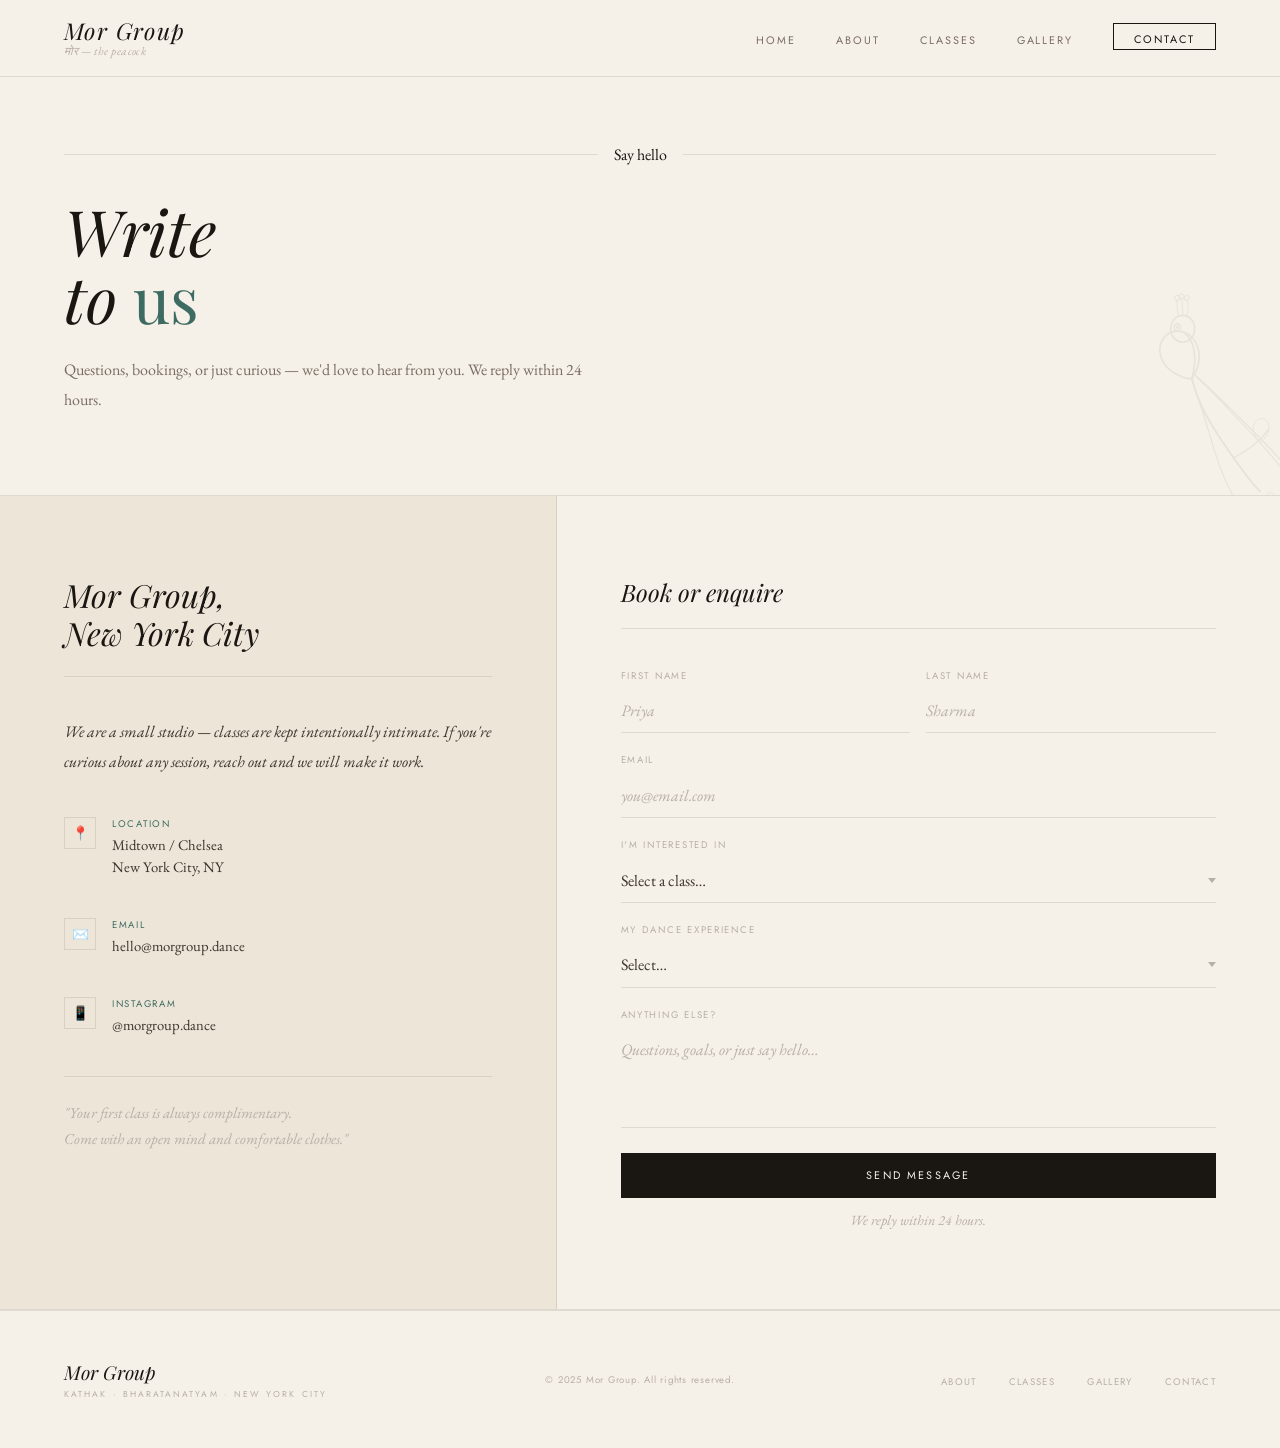
<file: contact.html>
<!DOCTYPE html>
<html lang="en">
<head>
<meta charset="UTF-8" />
<meta name="viewport" content="width=device-width, initial-scale=1.0" />
<title>Contact · Mor Group</title>
<link rel="preconnect" href="https://fonts.googleapis.com" />
<link rel="preconnect" href="https://fonts.gstatic.com" crossorigin />
<link href="https://fonts.googleapis.com/css2?family=EB+Garamond:ital,wght@0,400;0,500;1,400;1,500&family=Playfair+Display:ital,wght@0,400;0,500;1,400;1,500&family=Jost:wght@300;400;500&display=swap" rel="stylesheet" />
<link rel="stylesheet" href="css/style.css" />
<style>

.contact-body {
  display: grid; grid-template-columns: 1fr 1.3fr;
  border-bottom: 1px solid var(--rule); min-height: 65vh;
}

/* Left */
.contact-info {
  padding: 5rem 4rem; border-right: 1px solid var(--rule);
  display: flex; flex-direction: column; gap: 2.5rem;
  background: var(--cream-warm); position: relative; overflow: hidden;
}

/* Ink dancer in background */
.contact-bg-dancer {
  position: absolute; bottom: -2rem; right: -2rem;
  width: 220px; opacity: 0.05; pointer-events: none; transform: scaleX(-1);
}

.contact-info-title {
  font-family: 'Playfair Display', serif; font-style: italic;
  font-size: clamp(1.6rem, 2.5vw, 2.2rem); color: var(--ink); line-height: 1.2;
  border-bottom: 1px solid var(--rule); padding-bottom: 1.5rem;
}
.contact-lead {
  font-family: 'EB Garamond', serif; font-style: italic;
  font-size: 1rem; color: var(--ink-mid); line-height: 1.85;
}
.contact-detail { display: flex; gap: 1rem; align-items: flex-start; }
.contact-icon {
  width: 32px; height: 32px; border: 1px solid var(--rule);
  display: flex; align-items: center; justify-content: center;
  font-size: 0.85rem; flex-shrink: 0;
}
.contact-label {
  font-family: 'Jost', sans-serif;
  font-size: 0.6rem; letter-spacing: 0.18em; text-transform: uppercase; color: var(--teal); margin-bottom: 0.2rem;
}
.contact-value { font-size: 0.92rem; color: var(--ink-mid); line-height: 1.5; }
.contact-note {
  font-family: 'EB Garamond', serif; font-style: italic;
  font-size: 0.95rem; color: var(--ink-faint); line-height: 1.7;
  border-top: 1px solid var(--rule); padding-top: 1.5rem;
}

/* Right — form */
.contact-form-wrap { padding: 5rem 4rem; }
.form-title {
  font-family: 'Playfair Display', serif; font-style: italic;
  font-size: 1.5rem; color: var(--ink); margin-bottom: 2.5rem;
  border-bottom: 1px solid var(--rule); padding-bottom: 1.25rem;
}
.form-row { display: grid; grid-template-columns: 1fr 1fr; gap: 1rem; }
.form-group { margin-bottom: 1.25rem; }
.form-group label {
  display: block; font-family: 'Jost', sans-serif;
  font-size: 0.6rem; letter-spacing: 0.18em; text-transform: uppercase;
  color: var(--ink-faint); margin-bottom: 0.4rem;
}
.form-group input,
.form-group select,
.form-group textarea {
  width: 100%; padding: 0.7rem 0;
  border: none; border-bottom: 1px solid var(--rule);
  background: transparent; color: var(--ink);
  font-family: 'EB Garamond', serif; font-size: 1rem;
  outline: none; transition: border-color 0.2s; appearance: none;
}
.form-group input:focus,
.form-group select:focus,
.form-group textarea:focus { border-bottom-color: var(--ink); }
.form-group input::placeholder,
.form-group textarea::placeholder { color: var(--ink-faint); font-style: italic; }
.form-group textarea { height: 100px; resize: none; }
.form-group select {
  background-image: url("data:image/svg+xml,%3Csvg xmlns='http://www.w3.org/2000/svg' width='8' height='5'%3E%3Cpath d='M0 0l4 5 4-5z' fill='%23B8AFA6'/%3E%3C/svg%3E");
  background-repeat: no-repeat; background-position: right 0 center;
  padding-right: 1rem; cursor: pointer; color: var(--ink-mid);
}
.form-group select option { background: var(--cream); }

.btn-submit {
  display: block; width: 100%; text-align: center;
  background: var(--ink); color: var(--cream);
  padding: 0.9rem; border: none; cursor: pointer;
  font-family: 'Jost', sans-serif;
  font-size: 0.68rem; letter-spacing: 0.2em; text-transform: uppercase;
  transition: background 0.2s; margin-top: 0.5rem;
}
.btn-submit:hover { background: var(--teal); }
.form-note {
  text-align: center; margin-top: 0.85rem;
  font-family: 'EB Garamond', serif; font-style: italic;
  font-size: 0.88rem; color: var(--ink-faint);
}
.form-success {
  display: none; padding: 3rem 0; text-align: center;
  font-family: 'Playfair Display', serif; font-style: italic;
  font-size: 1.3rem; color: var(--teal); line-height: 1.7;
}

@media (max-width: 820px) {
  .contact-body { grid-template-columns: 1fr; }
  .contact-info { padding: 4rem 1.5rem; border-right: none; border-bottom: 1px solid var(--rule); gap: 2rem; }
  .contact-form-wrap { padding: 4rem 1.5rem; }
  .form-row { grid-template-columns: 1fr; }
}
</style>
</head>
<body>

<nav id="nav">
  <a href="index.html" class="nav-logo">
    <span class="nav-logo-main">Mor Group</span>
    <span class="nav-logo-hindi">मोर — the peacock</span>
  </a>
  <ul class="nav-links">
    <li><a href="index.html">Home</a></li>
    <li><a href="about.html">About</a></li>
    <li><a href="classes.html">Classes</a></li>
    <li><a href="gallery.html">Gallery</a></li>
    <li><a href="contact.html" class="nav-cta active">Contact</a></li>
  </ul>
  <button class="hamburger" aria-label="Open menu" onclick="openMenu()">
    <span></span><span></span><span></span>
  </button>
</nav>

<div class="mobile-menu" id="mobileMenu">
  <button class="mobile-close" onclick="closeMenu()">✕</button>
  <a href="index.html"   onclick="closeMenu()">Home</a>
  <a href="about.html"   onclick="closeMenu()">About</a>
  <a href="classes.html" onclick="closeMenu()">Classes</a>
  <a href="gallery.html" onclick="closeMenu()">Gallery</a>
  <a href="contact.html" onclick="closeMenu()">Contact</a>
</div>

<div class="page-header">
  <!-- Peacock motif — contact page background -->
  <svg style="position:absolute;bottom:-10px;right:-20px;width:200px;opacity:0.06;pointer-events:none;user-select:none;transform:scaleX(-1);" viewBox="0 0 300 400" fill="none" xmlns="http://www.w3.org/2000/svg" aria-hidden="true">
    <path d="M60 380 C80 360 100 330 120 300 C140 270 156 240 162 210" stroke="#1A1612" stroke-width="3" fill="none" stroke-linecap="round"/>
    <path d="M100 330 C80 320 60 306 48 288" stroke="#1A1612" stroke-width="2" fill="none" stroke-linecap="round"/>
    <path d="M58 306 C48 296 42 282 50 274 C58 266 72 274 70 288 C68 298 62 306 58 306Z" stroke="#1A1612" stroke-width="1.5" fill="none"/>
    <path d="M162 210 C152 196 148 178 154 162 C160 146 174 138 188 140 C202 142 212 156 210 172 C208 188 196 200 182 206 C174 210 166 212 162 210Z" stroke="#1A1612" stroke-width="2.5" fill="none"/>
    <path d="M162 210 C158 196 156 180 160 164 C162 156 166 148 172 144" stroke="#1A1612" stroke-width="2.5" fill="none" stroke-linecap="round"/>
    <ellipse cx="176" cy="136" rx="18" ry="20" stroke="#1A1612" stroke-width="2.5" fill="none"/>
    <path d="M170 118 C168 108 166 98 170 92" stroke="#1A1612" stroke-width="1.5" fill="none" stroke-linecap="round"/>
    <circle cx="170" cy="90" r="4" stroke="#1A1612" stroke-width="1.5" fill="none"/>
    <path d="M176 116 C176 106 176 96 178 90" stroke="#1A1612" stroke-width="1.5" fill="none" stroke-linecap="round"/>
    <circle cx="178" cy="88" r="4" stroke="#1A1612" stroke-width="1.5" fill="none"/>
    <path d="M182 118 C184 108 186 98 184 92" stroke="#1A1612" stroke-width="1.5" fill="none" stroke-linecap="round"/>
    <circle cx="184" cy="90" r="4" stroke="#1A1612" stroke-width="1.5" fill="none"/>
    <ellipse cx="184" cy="134" rx="5" ry="5" stroke="#1A1612" stroke-width="2" fill="none"/>
    <circle cx="184" cy="134" r="2.5" fill="#1A1612"/>
    <path d="M158 205 C140 220 110 250 78 282 C54 306 28 332 8 358" stroke="#1A1612" stroke-width="2" fill="none" stroke-linecap="round"/>
    <path d="M156 208 C134 228 102 262 70 296 C46 322 22 350 6 376" stroke="#1A1612" stroke-width="1.8" fill="none" stroke-linecap="round"/>
    <path d="M163 210 C154 236 140 278 128 320 C118 352 106 378 94 398" stroke="#1A1612" stroke-width="1.8" fill="none" stroke-linecap="round"/>
    <ellipse cx="12" cy="360" rx="10" ry="13" stroke="#1A1612" stroke-width="1.5" fill="none"/>
    <ellipse cx="12" cy="360" rx="5" ry="6" stroke="#1A1612" stroke-width="1.2" fill="none"/>
    <ellipse cx="12" cy="360" rx="2" ry="2.5" fill="#1A1612"/>
    <ellipse cx="8" cy="378" rx="10" ry="12" stroke="#1A1612" stroke-width="1.5" fill="none"/>
    <ellipse cx="8" cy="378" rx="5" ry="5.5" stroke="#1A1612" stroke-width="1.2" fill="none"/>
    <ellipse cx="44" cy="394" rx="9" ry="12" stroke="#1A1612" stroke-width="1.5" fill="none"/>
    <ellipse cx="44" cy="394" rx="4.5" ry="5.5" stroke="#1A1612" stroke-width="1.2" fill="none"/>
    <circle cx="44" cy="394" r="2" fill="#1A1612"/>
  </svg>
  <div class="page-header-rule">
    <span class="page-header-eyebrow">Say hello</span>
  </div>
  <h1>Write<br>to <em>us</em></h1>
  <p class="page-header-sub">Questions, bookings, or just curious — we'd love to hear from you. We reply within 24 hours.</p>
</div>

<div class="contact-body">

  <!-- Info -->
  <div class="contact-info anim">

    <!-- Background dancer -->
    

    <div class="contact-info-title">Mor Group,<br>New York City</div>

    <p class="contact-lead">
      We are a small studio — classes are kept intentionally intimate.
      If you're curious about any session, reach out and we will make it work.
    </p>

    <div class="contact-detail">
      <div class="contact-icon">📍</div>
      <div>
        <div class="contact-label">Location</div>
        <div class="contact-value">Midtown / Chelsea<br>New York City, NY</div>
      </div>
    </div>

    <div class="contact-detail">
      <div class="contact-icon">✉️</div>
      <div>
        <div class="contact-label">Email</div>
        <div class="contact-value">hello@morgroup.dance</div>
      </div>
    </div>

    <div class="contact-detail">
      <div class="contact-icon">📱</div>
      <div>
        <div class="contact-label">Instagram</div>
        <div class="contact-value">@morgroup.dance</div>
      </div>
    </div>

    <p class="contact-note">
      "Your first class is always complimentary.<br>Come with an open mind and comfortable clothes."
    </p>
  </div>

  <!-- Form -->
  <div class="contact-form-wrap anim d2">
    <div class="form-title">Book or enquire</div>

    <!--
      TO MAKE LIVE (free):
      1. Sign up at formspree.io
      2. Set action="https://formspree.io/f/YOUR_ID"
      3. Set method="POST"
      4. Remove onsubmit="handleForm(event)"
    -->
    <form id="contact-form" action="#" method="POST" onsubmit="handleForm(event)">
      <div class="form-row">
        <div class="form-group">
          <label for="fname">First Name</label>
          <input type="text" id="fname" name="first_name" placeholder="Priya" required />
        </div>
        <div class="form-group">
          <label for="lname">Last Name</label>
          <input type="text" id="lname" name="last_name" placeholder="Sharma" required />
        </div>
      </div>
      <div class="form-group">
        <label for="email">Email</label>
        <input type="email" id="email" name="email" placeholder="you@email.com" required />
      </div>
      <div class="form-group">
        <label for="cls">I'm interested in</label>
        <select id="cls" name="class">
          <option value="">Select a class…</option>
          <option>Kathak Foundations (Sun · 10am)</option>
          <option>Bharatanatyam Basics (Wed · 6:30pm)</option>
          <option>Semi-Classical Fusion (Tue · 7pm)</option>
          <option>Kathak Intensive (Thu · 7pm)</option>
          <option>Bollywood Fusion (Sat · 11am)</option>
          <option>Little Peacocks — Youth (Sat · 9:30am)</option>
          <option>Private Sessions</option>
          <option>Just exploring!</option>
        </select>
      </div>
      <div class="form-group">
        <label for="exp">My dance experience</label>
        <select id="exp" name="experience">
          <option value="">Select…</option>
          <option>Complete beginner</option>
          <option>Some experience</option>
          <option>Trained dancer</option>
        </select>
      </div>
      <div class="form-group">
        <label for="msg">Anything else?</label>
        <textarea id="msg" name="message" placeholder="Questions, goals, or just say hello…"></textarea>
      </div>
      <button type="submit" class="btn-submit">Send Message</button>
      <p class="form-note">We reply within 24 hours.</p>
    </form>

    <div class="form-success" id="form-success">
      Message received — thank you.<br>
      We will be in touch very soon.
    </div>
  </div>

</div>

<footer>
  <div class="footer-logo">
    Mor Group
    <span>Kathak · Bharatanatyam · New York City</span>
  </div>
  <div class="footer-copy">© 2025 Mor Group. All rights reserved.</div>
  <ul class="footer-links">
    <li><a href="about.html">About</a></li>
    <li><a href="classes.html">Classes</a></li>
    <li><a href="gallery.html">Gallery</a></li>
    <li><a href="contact.html">Contact</a></li>
  </ul>
</footer>

<script>
const nav = document.getElementById('nav');
window.addEventListener('scroll', () => nav.classList.toggle('scrolled', window.scrollY > 40));
function openMenu()  { document.getElementById('mobileMenu').classList.add('open'); }
function closeMenu() { document.getElementById('mobileMenu').classList.remove('open'); }
const anims = document.querySelectorAll('.anim');
const obs = new IntersectionObserver(entries => {
  entries.forEach(e => { if (e.isIntersecting) { e.target.classList.add('visible'); obs.unobserve(e.target); }});
}, { threshold: 0.08 });
anims.forEach(el => obs.observe(el));
function handleForm(e) {
  e.preventDefault();
  document.getElementById('contact-form').style.display = 'none';
  document.getElementById('form-success').style.display = 'block';
}
</script>
</body>
</html>
</file>
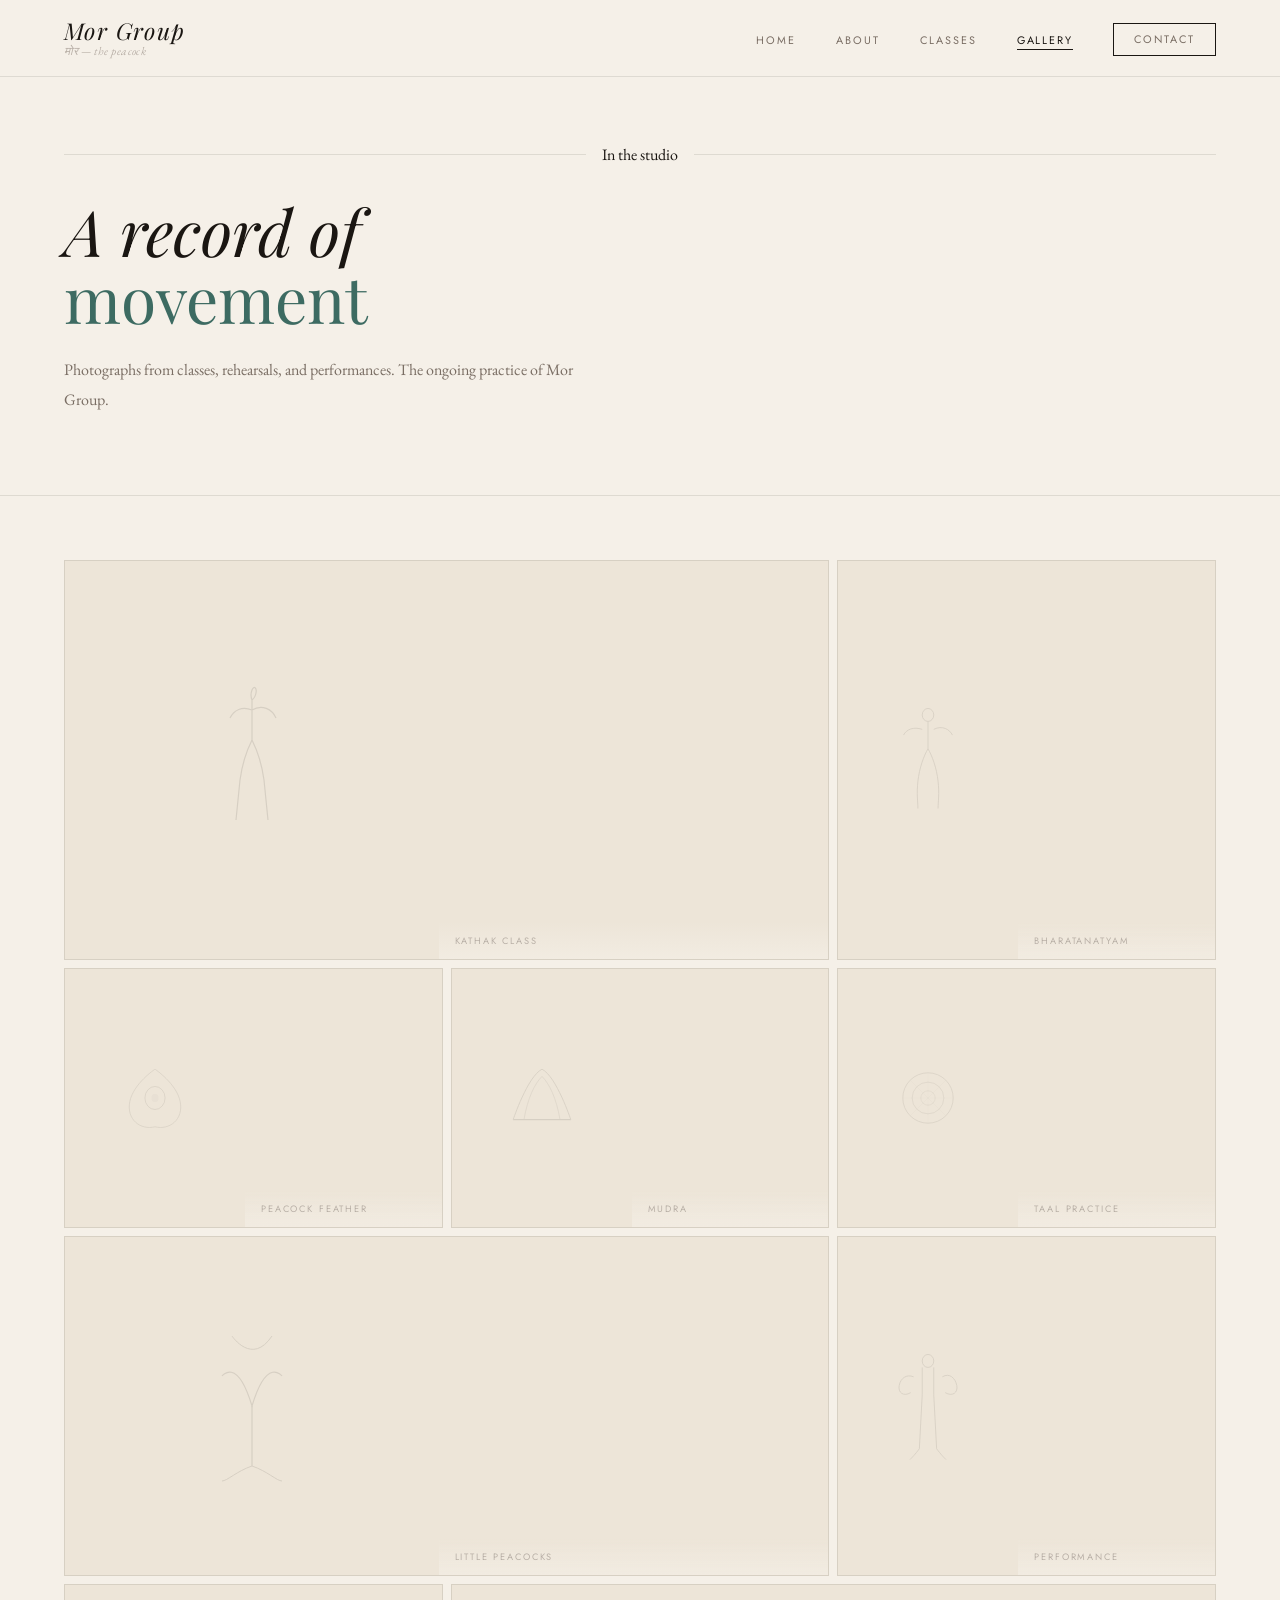
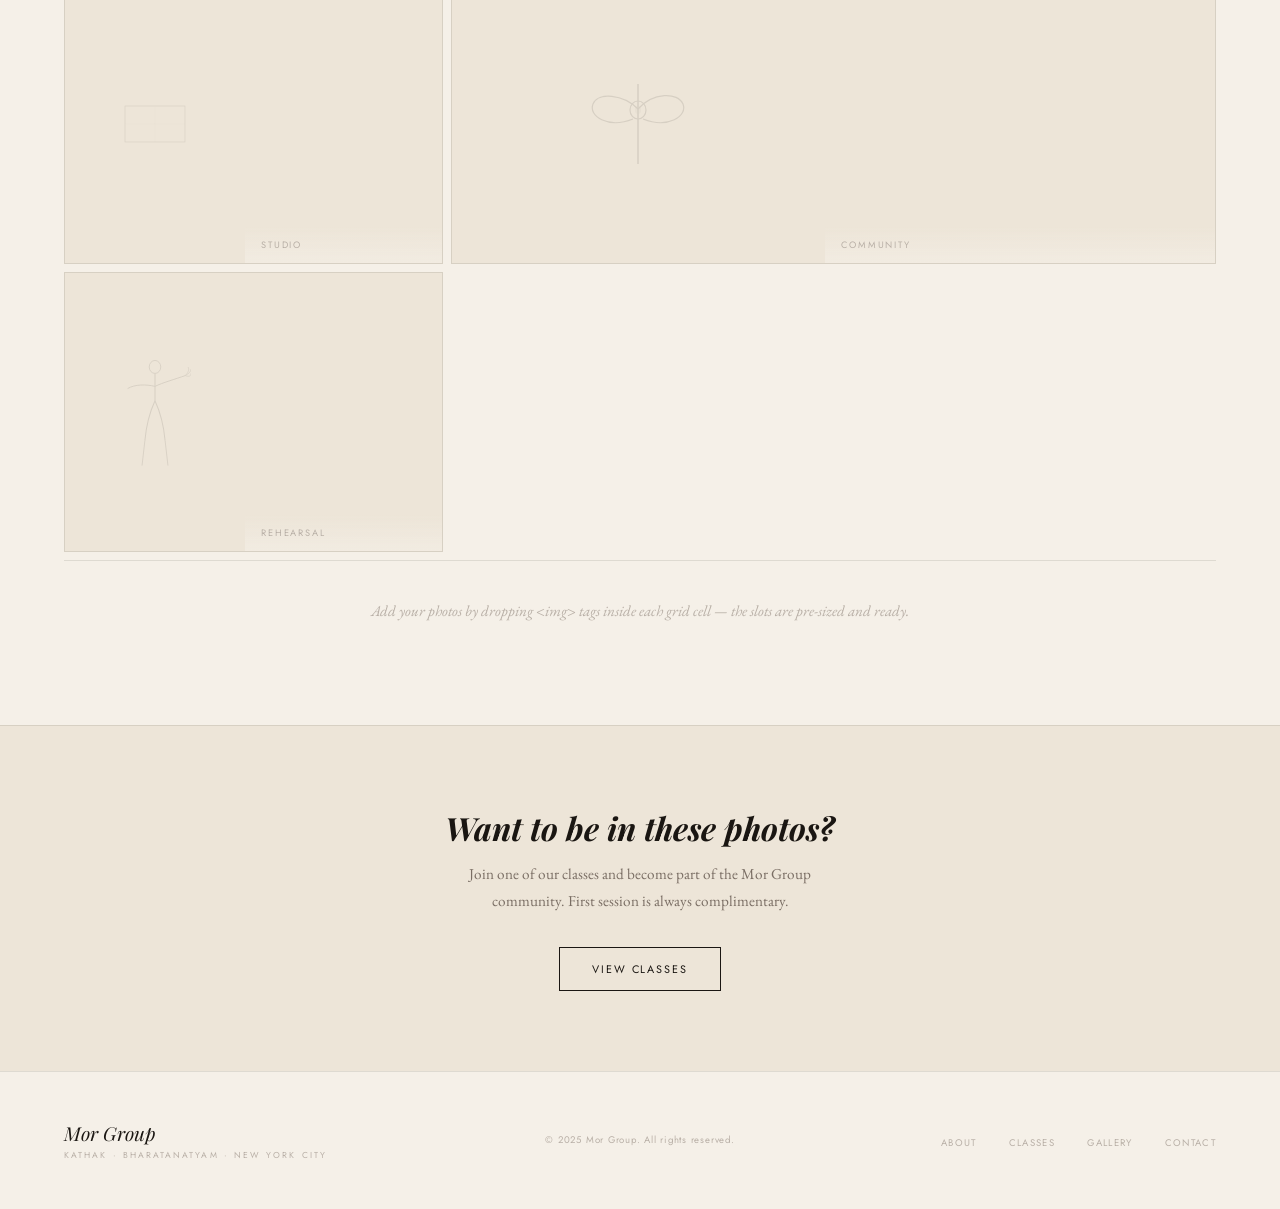
<file: gallery.html>
<!DOCTYPE html>
<html lang="en">
<head>
<meta charset="UTF-8" />
<meta name="viewport" content="width=device-width, initial-scale=1.0" />
<title>Gallery · Mor Group</title>
<link rel="preconnect" href="https://fonts.googleapis.com" />
<link rel="preconnect" href="https://fonts.gstatic.com" crossorigin />
<link href="https://fonts.googleapis.com/css2?family=EB+Garamond:ital,wght@0,400;0,500;1,400;1,500&family=Playfair+Display:ital,wght@0,400;0,500;1,400;1,500&family=Jost:wght@300;400;500&display=swap" rel="stylesheet" />
<link rel="stylesheet" href="css/style.css" />
<style>

.gallery-body { padding: 4rem; }

/* Masonry-ish grid — mix of sizes */
.gallery-grid {
  display: grid;
  grid-template-columns: repeat(3, 1fr);
  gap: 0.5rem;
}

.g-item {
  position: relative; overflow: hidden;
  display: flex; align-items: flex-end;
  background: var(--cream-warm); cursor: pointer;
  border: 1px solid var(--rule);
  transition: opacity 0.3s;
}
.g-item:hover { opacity: 0.85; }
.g-item img { position: absolute; inset: 0; width: 100%; height: 100%; object-fit: cover; }

/* Size variations */
.g-item:nth-child(1)  { height: 400px; grid-column: span 2; }
.g-item:nth-child(2)  { height: 400px; }
.g-item:nth-child(3)  { height: 260px; }
.g-item:nth-child(4)  { height: 260px; }
.g-item:nth-child(5)  { height: 260px; }
.g-item:nth-child(6)  { height: 340px; grid-column: span 2; }
.g-item:nth-child(7)  { height: 340px; }
.g-item:nth-child(8)  { height: 280px; }
.g-item:nth-child(9)  { height: 280px; grid-column: span 2; }
.g-item:nth-child(10) { height: 280px; }

/* SVG placeholder illustration inside each cell */
.g-placeholder {
  width: 100%; height: 100%;
  display: flex; align-items: center; justify-content: center;
}
.g-placeholder svg { width: 40%; max-width: 100px; opacity: 0.1; }

.g-label {
  position: relative; z-index: 1;
  padding: 0.75rem 1rem;
  font-family: 'Jost', sans-serif;
  font-size: 0.58rem; letter-spacing: 0.2em; text-transform: uppercase;
  color: var(--ink-faint);
  background: linear-gradient(to top, rgba(245,240,232,0.6), transparent);
  width: 100%;
}

/* Placeholder hint */
.gallery-hint {
  text-align: center; padding: 2.5rem 0;
  font-family: 'EB Garamond', serif; font-style: italic;
  font-size: 0.95rem; color: var(--ink-faint);
  border-top: 1px solid var(--rule); margin-top: 0.5rem;
}

/* CTA */
.gallery-cta {
  background: var(--cream-warm); border-top: 1px solid var(--rule);
  padding: 5rem 4rem; text-align: center;
}
.gallery-cta h3 {
  font-family: 'Playfair Display', serif; font-style: italic;
  font-size: 2rem; color: var(--ink); margin-bottom: 0.75rem;
}
.gallery-cta p {
  font-size: 0.95rem; color: var(--ink-muted); line-height: 1.8;
  margin-bottom: 2rem; max-width: 400px; margin-left: auto; margin-right: auto;
}

@media (max-width: 820px) {
  .gallery-body { padding: 2rem 1rem; }
  .gallery-grid { grid-template-columns: 1fr 1fr; gap: 0.4rem; }
  .g-item:nth-child(1) { height: 220px; grid-column: span 2; }
  .g-item:nth-child(6) { height: 200px; grid-column: span 2; }
  .g-item:nth-child(9) { height: 200px; grid-column: span 2; }
  .g-item:nth-child(2),
  .g-item:nth-child(3),
  .g-item:nth-child(4),
  .g-item:nth-child(5),
  .g-item:nth-child(7),
  .g-item:nth-child(8),
  .g-item:nth-child(10) { height: 180px; }
  .gallery-cta { padding: 4rem 1.5rem; }
}
@media (max-width: 480px) {
  .gallery-grid { grid-template-columns: 1fr; }
  .g-item, .g-item:nth-child(n) { grid-column: span 1 !important; height: 240px !important; }
}
</style>
</head>
<body>

<nav id="nav">
  <a href="index.html" class="nav-logo">
    <span class="nav-logo-main">Mor Group</span>
    <span class="nav-logo-hindi">मोर — the peacock</span>
  </a>
  <ul class="nav-links">
    <li><a href="index.html">Home</a></li>
    <li><a href="about.html">About</a></li>
    <li><a href="classes.html">Classes</a></li>
    <li><a href="gallery.html" class="active">Gallery</a></li>
    <li><a href="contact.html" class="nav-cta">Contact</a></li>
  </ul>
  <button class="hamburger" aria-label="Open menu" onclick="openMenu()">
    <span></span><span></span><span></span>
  </button>
</nav>

<div class="mobile-menu" id="mobileMenu">
  <button class="mobile-close" onclick="closeMenu()">✕</button>
  <a href="index.html"   onclick="closeMenu()">Home</a>
  <a href="about.html"   onclick="closeMenu()">About</a>
  <a href="classes.html" onclick="closeMenu()">Classes</a>
  <a href="gallery.html" onclick="closeMenu()">Gallery</a>
  <a href="contact.html" onclick="closeMenu()">Contact</a>
</div>

<div class="page-header">
  <div class="page-header-rule">
    <span class="page-header-eyebrow">In the studio</span>
  </div>
  <h1>A record of<br><em>movement</em></h1>
  <p class="page-header-sub">Photographs from classes, rehearsals, and performances. The ongoing practice of Mor Group.</p>
</div>

<div class="gallery-body">
  <div class="gallery-grid anim">
    <!--
      TO ADD PHOTOS: inside each .g-item, before the .g-label div, add:
      <img src="images/your-photo.jpg" alt="description" />
      The placeholder SVG and label will be hidden behind the image automatically.
      Put all photos in an /images/ folder alongside your HTML files.
    -->

    <div class="g-item">
      <div class="g-placeholder">
        <svg viewBox="0 0 100 160" fill="none"><path d="M50 20 C50 20 48 15 50 10 C52 5 55 8 54 13 C53 18 50 20 50 20Z M50 20 L50 60 M50 30 C40 26 32 30 28 38 M50 30 C60 24 70 29 74 38 M50 60 C45 70 40 85 38 100 M50 60 C55 70 60 85 62 100 M38 100 L34 140 M62 100 L66 140" stroke="#1A1612" stroke-width="1.2" fill="none"/></svg>
      </div>
      <div class="g-label">Kathak class</div>
    </div>

    <div class="g-item">
      <div class="g-placeholder">
        <svg viewBox="0 0 100 160" fill="none"><ellipse cx="50" cy="18" rx="8" ry="9" stroke="#1A1612" stroke-width="1.2" fill="none"/><path d="M50 27 L50 65 M42 38 C30 34 20 38 16 46 M58 38 C70 32 80 38 84 46 M50 65 C44 75 38 92 36 110 C34 128 36 138 36 148 M50 65 C56 75 62 92 64 110 C66 128 64 138 64 148" stroke="#1A1612" stroke-width="1.2" fill="none"/></svg>
      </div>
      <div class="g-label">Bharatanatyam</div>
    </div>

    <div class="g-item">
      <div class="g-placeholder">
        <svg viewBox="0 0 100 100" fill="none"><path d="M50 10 C50 10 20 30 15 55 C10 80 30 95 50 90 C70 95 90 80 85 55 C80 30 50 10 50 10Z" stroke="#1A1612" stroke-width="1" fill="none"/><ellipse cx="50" cy="50" rx="14" ry="16" stroke="#1A1612" stroke-width="1" fill="none"/><ellipse cx="50" cy="50" rx="5" ry="6" fill="#1A1612" opacity="0.2"/></svg>
      </div>
      <div class="g-label">Peacock feather</div>
    </div>

    <div class="g-item">
      <div class="g-placeholder">
        <svg viewBox="0 0 100 100" fill="none"><path d="M10 80 C10 80 30 20 50 10 C70 20 90 80 90 80" stroke="#1A1612" stroke-width="1.2" fill="none"/><path d="M25 80 C30 50 40 30 50 20 C60 30 70 50 75 80" stroke="#1A1612" stroke-width="0.8" fill="none"/><path d="M10 80 L90 80" stroke="#1A1612" stroke-width="1.5"/></svg>
      </div>
      <div class="g-label">Mudra</div>
    </div>

    <div class="g-item">
      <div class="g-placeholder">
        <svg viewBox="0 0 100 100" fill="none"><circle cx="50" cy="50" r="35" stroke="#1A1612" stroke-width="1"/><circle cx="50" cy="50" r="22" stroke="#1A1612" stroke-width="0.8"/><circle cx="50" cy="50" r="10" stroke="#1A1612" stroke-width="0.6"/><path d="M50 15 L50 85 M15 50 L85 50 M26 26 L74 74 M74 26 L26 74" stroke="#1A1612" stroke-width="0.5" opacity="0.4"/></svg>
      </div>
      <div class="g-label">Taal practice</div>
    </div>

    <div class="g-item">
      <div class="g-placeholder">
        <svg viewBox="0 0 100 160" fill="none"><path d="M30 10 C30 10 50 40 70 10" stroke="#1A1612" stroke-width="1"/><path d="M20 50 C20 50 35 30 50 80 C65 30 80 50 80 50" stroke="#1A1612" stroke-width="1.2" fill="none"/><path d="M50 80 L50 140" stroke="#1A1612" stroke-width="1.2"/><path d="M50 140 C35 145 25 155 20 155 M50 140 C65 145 75 155 80 155" stroke="#1A1612" stroke-width="1"/></svg>
      </div>
      <div class="g-label">Little Peacocks</div>
    </div>

    <div class="g-item">
      <div class="g-placeholder">
        <svg viewBox="0 0 100 160" fill="none"><ellipse cx="50" cy="18" rx="8" ry="9" stroke="#1A1612" stroke-width="1.2" fill="none"/><path d="M42 27 L42 65 M58 27 L58 65 M30 40 C20 36 12 42 10 52 C8 62 16 68 26 62 M70 40 C80 34 88 42 90 52 C92 62 84 68 74 62 M42 65 L38 140 M58 65 L62 140 M38 140 C32 148 28 152 25 155 M62 140 C68 148 72 152 75 155" stroke="#1A1612" stroke-width="1.2" fill="none"/></svg>
      </div>
      <div class="g-label">Performance</div>
    </div>

    <div class="g-item">
      <div class="g-placeholder">
        <svg viewBox="0 0 120 80" fill="none"><rect x="10" y="10" width="100" height="60" stroke="#1A1612" stroke-width="1"/><path d="M10 40 L110 40" stroke="#1A1612" stroke-width="0.5" opacity="0.3"/><path d="M60 10 L60 70" stroke="#1A1612" stroke-width="0.5" opacity="0.3"/><path d="M20 20 L100 60 M100 20 L20 60" stroke="#1A1612" stroke-width="0.4" opacity="0.15"/></svg>
      </div>
      <div class="g-label">Studio</div>
    </div>

    <div class="g-item">
      <div class="g-placeholder">
        <svg viewBox="0 0 100 100" fill="none"><path d="M50 90 C50 90 50 50 50 10" stroke="#1A1612" stroke-width="1.5"/><path d="M50 35 C35 20 10 18 5 30 C0 42 20 55 45 45" stroke="#1A1612" stroke-width="1.2" fill="none"/><path d="M50 35 C65 18 90 18 95 30 C100 42 80 55 55 45" stroke="#1A1612" stroke-width="1.2" fill="none"/><ellipse cx="50" cy="36" rx="8" ry="9" stroke="#1A1612" stroke-width="1.2" fill="none"/><ellipse cx="50" cy="36" rx="3" ry="4" fill="#1A1612" opacity="0.25"/></svg>
      </div>
      <div class="g-label">Community</div>
    </div>

    <div class="g-item">
      <div class="g-placeholder">
        <svg viewBox="0 0 100 160" fill="none"><ellipse cx="50" cy="18" rx="8" ry="9" stroke="#1A1612" stroke-width="1.2" fill="none"/><path d="M50 27 L50 65" stroke="#1A1612" stroke-width="1.4"/><path d="M50 45 C60 40 78 35 92 30" stroke="#1A1612" stroke-width="1.3" fill="none"/><path d="M92 30 C96 26 98 22 96 18 M92 30 C97 27 100 25 100 21 M92 30 C97 32 100 31 100 27" stroke="#1A1612" stroke-width="0.9"/><path d="M50 45 C38 42 22 42 12 48" stroke="#1A1612" stroke-width="1.3" fill="none"/><path d="M50 65 C44 78 38 98 36 120 M50 65 C56 78 62 98 64 120" stroke="#1A1612" stroke-width="1.4"/><path d="M36 120 L32 155 M64 120 L68 155" stroke="#1A1612" stroke-width="1.2"/></svg>
      </div>
      <div class="g-label">Rehearsal</div>
    </div>

  </div>
  <p class="gallery-hint">Add your photos by dropping &lt;img&gt; tags inside each grid cell — the slots are pre-sized and ready.</p>
</div>

<div class="gallery-cta anim">
  <h3>Want to be in these photos?</h3>
  <p>Join one of our classes and become part of the Mor Group community. First session is always complimentary.</p>
  <a href="classes.html" class="btn-ink">View Classes</a>
</div>

<footer>
  <div class="footer-logo">
    Mor Group
    <span>Kathak · Bharatanatyam · New York City</span>
  </div>
  <div class="footer-copy">© 2025 Mor Group. All rights reserved.</div>
  <ul class="footer-links">
    <li><a href="about.html">About</a></li>
    <li><a href="classes.html">Classes</a></li>
    <li><a href="gallery.html">Gallery</a></li>
    <li><a href="contact.html">Contact</a></li>
  </ul>
</footer>

<script>
const nav = document.getElementById('nav');
window.addEventListener('scroll', () => nav.classList.toggle('scrolled', window.scrollY > 40));
function openMenu()  { document.getElementById('mobileMenu').classList.add('open'); }
function closeMenu() { document.getElementById('mobileMenu').classList.remove('open'); }
const anims = document.querySelectorAll('.anim');
const obs = new IntersectionObserver(entries => {
  entries.forEach(e => { if (e.isIntersecting) { e.target.classList.add('visible'); obs.unobserve(e.target); }});
}, { threshold: 0.05 });
anims.forEach(el => obs.observe(el));
</script>
</body>
</html>
</file>
<file: css/style.css>
/* ── RESET ── */
*, *::before, *::after { box-sizing: border-box; margin: 0; padding: 0; }
html { scroll-behavior: smooth; font-size: 16px; }

:root {
  --ink:        #1A1612;
  --ink-mid:    #3D342A;
  --ink-muted:  #7A6E64;
  --ink-faint:  #B8AFA6;
  --cream:      #F5F0E8;
  --cream-warm: #EDE5D8;
  --cream-deep: #E0D5C4;
  --teal:       #3D6B62;
  --teal-light: #5A8F84;
  --gold:       #9A7A3A;
  --rule:       rgba(26,22,18,0.1);
  --radius:     1px;
}

body {
  font-family: 'EB Garamond', Georgia, serif;
  background: var(--cream);
  color: var(--ink);
  overflow-x: hidden;
  -webkit-font-smoothing: antialiased;
}
a { text-decoration: none; color: inherit; }
img { display: block; width: 100%; height: 100%; object-fit: cover; }

/* ── NAV ── */
nav {
  position: fixed; top: 0; left: 0; right: 0; z-index: 200;
  display: flex; align-items: center; justify-content: space-between;
  padding: 1.2rem 4rem;
  background: rgba(245,240,232,0.95);
  backdrop-filter: blur(14px); -webkit-backdrop-filter: blur(14px);
  border-bottom: 1px solid var(--rule);
  transition: box-shadow 0.3s;
}
nav.scrolled { box-shadow: 0 1px 24px rgba(26,22,18,0.06); }

.nav-logo { display: flex; flex-direction: column; line-height: 1; gap: 3px; }
.nav-logo-main {
  font-family: 'Playfair Display', serif;
  font-size: 1.45rem; font-weight: 400; font-style: italic;
  letter-spacing: 0.06em; color: var(--ink);
}
.nav-logo-hindi {
  font-family: 'EB Garamond', serif; font-style: italic;
  font-size: 0.72rem; color: var(--ink-faint); letter-spacing: 0.04em;
}

.nav-links { display: flex; align-items: center; gap: 2.5rem; list-style: none; }
.nav-links a {
  font-family: 'Jost', sans-serif;
  font-size: 0.68rem; letter-spacing: 0.18em; text-transform: uppercase;
  color: var(--ink-muted); transition: color 0.2s;
}
.nav-links a:hover, .nav-links a.active { color: var(--ink); }
.nav-links a.active { border-bottom: 1px solid currentColor; padding-bottom: 1px; }
.nav-cta {
  border: 1px solid var(--ink) !important;
  padding: 0.45rem 1.25rem;
  transition: all 0.2s !important;
}
.nav-cta:hover { background: var(--ink) !important; color: var(--cream) !important; }

.hamburger {
  display: none; flex-direction: column; gap: 5px;
  cursor: pointer; background: none; border: none; padding: 4px;
}
.hamburger span { display: block; width: 20px; height: 1px; background: var(--ink); }

.mobile-menu {
  display: none; position: fixed; inset: 0; z-index: 150;
  background: var(--cream); flex-direction: column;
  align-items: center; justify-content: center; gap: 2.5rem;
}
.mobile-menu.open { display: flex; }
.mobile-menu a {
  font-family: 'Playfair Display', serif; font-style: italic;
  font-size: 2.5rem; color: var(--ink); transition: color 0.2s;
}
.mobile-menu a:hover { color: var(--teal); }
.mobile-close {
  position: absolute; top: 1.5rem; right: 2rem;
  font-size: 1.2rem; cursor: pointer; background: none;
  border: none; color: var(--ink-faint); font-family: 'Jost', sans-serif;
}

/* ── PAGE HEADER ── */
.page-header {
  padding: 9rem 4rem 5rem;
  border-bottom: 1px solid var(--rule);
  position: relative; overflow: hidden;
}
.page-header-eyebrow {
  display: flex; align-items: center; gap: 1rem; margin-bottom: 2rem;
}
.page-header-eyebrow::before,
.page-header-eyebrow::after { content: ''; flex: 1; height: 1px; background: var(--rule); }
.page-header-eyebrow span {
  font-family: 'Jost', sans-serif;
  font-size: 0.62rem; letter-spacing: 0.26em; text-transform: uppercase;
  color: var(--ink-faint); white-space: nowrap;
}
.page-header h1 {
  font-family: 'Playfair Display', serif; font-style: italic;
  font-size: clamp(2.8rem, 5vw, 5rem); font-weight: 400;
  line-height: 1.05; color: var(--ink);
}
.page-header h1 em { font-style: normal; color: var(--teal); }
.page-header-sub {
  font-size: 1rem; color: var(--ink-muted); line-height: 1.85;
  max-width: 520px; margin-top: 1.5rem;
}

/* ── MOTIF HELPER ── */
.motif {
  position: absolute; pointer-events: none; user-select: none;
  opacity: 0.07;
}

/* ── HELPERS ── */
.label {
  font-family: 'Jost', sans-serif;
  font-size: 0.62rem; letter-spacing: 0.26em; text-transform: uppercase; color: var(--ink-faint);
}
.btn-ink {
  display: inline-flex; align-items: center; gap: 0.5rem;
  border: 1px solid var(--ink); color: var(--ink);
  padding: 0.8rem 2rem; font-family: 'Jost', sans-serif;
  font-size: 0.68rem; letter-spacing: 0.18em; text-transform: uppercase; transition: all 0.2s;
}
.btn-ink:hover { background: var(--ink); color: var(--cream); }
.btn-teal {
  display: inline-flex; align-items: center; gap: 0.5rem;
  border: 1px solid var(--teal); color: var(--teal);
  padding: 0.8rem 2rem; font-family: 'Jost', sans-serif;
  font-size: 0.68rem; letter-spacing: 0.18em; text-transform: uppercase; transition: all 0.2s;
}
.btn-teal:hover { background: var(--teal); color: var(--cream); }

/* ── FOOTER ── */
footer {
  border-top: 1px solid var(--rule); padding: 3rem 4rem;
  display: grid; grid-template-columns: 1fr auto 1fr; align-items: center; gap: 2rem;
}
.footer-logo {
  font-family: 'Playfair Display', serif; font-style: italic;
  font-size: 1.2rem; color: var(--ink);
}
.footer-logo span {
  display: block; font-family: 'Jost', sans-serif; font-style: normal;
  font-size: 0.54rem; letter-spacing: 0.24em; text-transform: uppercase;
  color: var(--ink-faint); margin-top: 3px;
}
.footer-copy {
  font-family: 'Jost', sans-serif;
  font-size: 0.6rem; color: var(--ink-faint); text-align: center; letter-spacing: 0.08em;
}
.footer-links { display: flex; gap: 2rem; justify-content: flex-end; list-style: none; }
.footer-links a {
  font-family: 'Jost', sans-serif;
  font-size: 0.6rem; letter-spacing: 0.14em; text-transform: uppercase;
  color: var(--ink-faint); transition: color 0.2s;
}
.footer-links a:hover { color: var(--ink); }

/* ── ANIMATIONS ── */
@keyframes fadeUp {
  from { opacity: 0; transform: translateY(16px); }
  to   { opacity: 1; transform: translateY(0); }
}
.anim { opacity: 0; }
.anim.visible { animation: fadeUp 0.9s ease forwards; }
.d1 { animation-delay: 0.06s; } .d2 { animation-delay: 0.14s; }
.d3 { animation-delay: 0.24s; } .d4 { animation-delay: 0.36s; }
.d5 { animation-delay: 0.48s; }

/* ── RESPONSIVE ── */
@media (max-width: 820px) {
  nav { padding: 1rem 1.5rem; }
  .nav-links { display: none; }
  .hamburger { display: flex; }
  .page-header { padding: 7rem 1.5rem 3.5rem; }
  footer { grid-template-columns: 1fr; text-align: center; padding: 2.5rem 1.5rem; gap: 1.2rem; }
  .footer-links { justify-content: center; }
}

/* shared nav/footer script */
</file>
